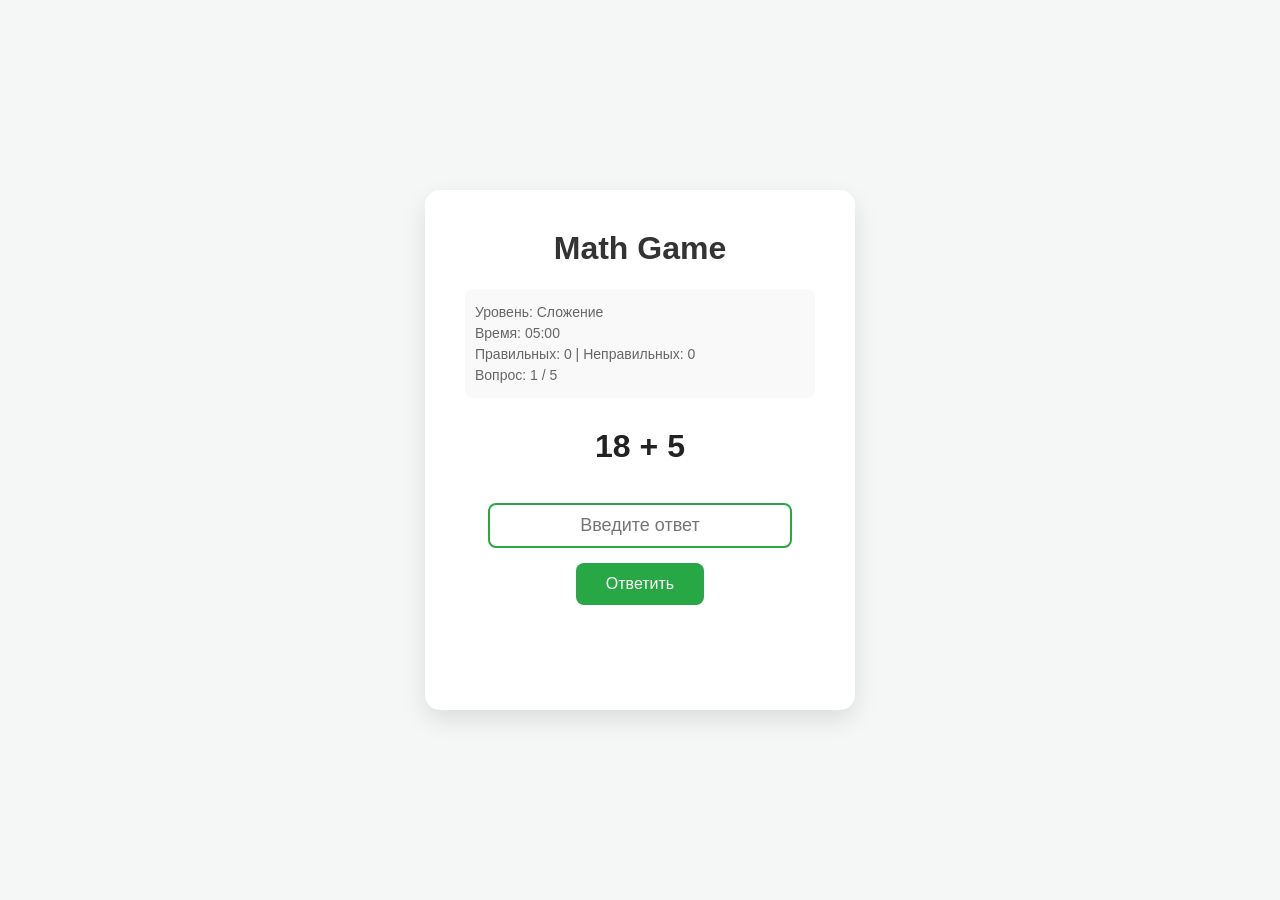
<file: JS-Домашние задания/game.html>
<!-- 

  Проект выполнен в одном файле game.html и использует HTML, CSS и JavaScript.

  1. Структура и интерфейс:
     - HTML размечает карточку игры: блок со статистикой (уровень, таймер, счет), поле для вопроса, инпут для ответа и кнопки.
     - CSS делает интерфейс современным (тени, скругления, центрирование).

  2. Логика игры (JavaScript):
     - Состояние игры (State): хранится в переменных (currentLevel, correctCount, questionCount, timeLeft).
     - Генерация вопросов: функция generateQuestion() создает примеры в зависимости от уровня (1 - сложение, 2 - умножение, 3 - деление). 
       Для защиты от повторов используется коллекция Set (usedQuestions).
     - Проверка ответов: функция checkAnswer() сравнивает ввод пользователя с правильным ответом и обновляет счетчики.
     - Условие перехода: на каждом уровне ровно 5 вопросов. Чтобы пройти дальше, нужно ответить правильно минимум на 4 из них. Это проверяется в функции checkLevelEnd().
     - Таймер: функция startTimer() использует setInterval для отсчета 5 минут. Если время вышло, игра заканчивается.
     - Перезапуск: кнопка "Начать заново" (restartGame) сбрасывает счетчики и таймер, но НЕ сбрасывает текущий уровень (currentLevel), позволяя переиграть именно тот уровень, где была допущена ошибка.
     - Конец игры: если пользователь набирает меньше 4 правильных ответов, игра останавливается и выводит сообщение о поражении.
-->

<!DOCTYPE html>
<html lang="ru">
<head>
    <meta charset="UTF-8">
    <meta name="viewport" content="width=device-width, initial-scale=1.0">
    <title>Math Game</title>
    <style>
        body {
            font-family: 'Segoe UI', Tahoma, Geneva, Verdana, sans-serif;
            background-color: #f4f7f6;
            display: flex;
            justify-content: center;
            align-items: center;
            height: 100vh;
            margin: 0;
        }
        .game-container {
            background: white;
            padding: 40px;
            border-radius: 15px;
            box-shadow: 0 10px 25px rgba(0,0,0,0.1);
            text-align: center;
            width: 350px;
        }
        h1 {
            margin-top: 0;
            color: #333;
        }
        .stats {
            margin: 15px 0;
            font-size: 14px;
            color: #666;
            text-align: left;
            background: #f9f9f9;
            padding: 10px;
            border-radius: 8px;
        }
        .stats p {
            margin: 5px 0;
        }
        .question-area {
            font-size: 32px;
            font-weight: bold;
            margin: 30px 0;
            color: #222;
            min-height: 45px;
        }
        input[type="text"] {
            width: 80%;
            padding: 10px;
            font-size: 18px;
            border: 2px solid #ccc;
            border-radius: 8px;
            outline: none;
            text-align: center;
            margin-bottom: 15px;
        }
        input[type="text"]:focus {
            border-color: #28a745;
        }
        button {
            background-color: #28a745;
            color: white;
            border: none;
            padding: 12px 30px;
            font-size: 16px;
            border-radius: 8px;
            cursor: pointer;
            transition: background 0.3s;
        }
        button:hover {
            background-color: #218838;
        }
        button:disabled {
            background-color: #ccc;
            cursor: not-allowed;
        }
        .feedback {
            margin-top: 20px;
            font-weight: bold;
            font-size: 18px;
            min-height: 25px;
        }
        .correct-text { color: #28a745; }
        .incorrect-text { color: #dc3545; }
        .controls {
            margin-top: 20px;
        }
        #restart-btn {
            background-color: #007bff;
            display: none;
        }
        #next-level-btn {
            background-color: #ffc107;
            color: #212529;
            display: none;
            margin-top: 10px;
        }
    </style>
</head>
<body>

    <div class="game-container">
        <h1>Math Game</h1>
        
        <div class="stats">
            <p>Уровень: <span id="level-name">Сложение</span></p>
            <p>Время: <span id="timer">05:00</span></p>
            <p>Правильных: <span id="correct-count">0</span> | Неправильных: <span id="incorrect-count">0</span></p>
            <p>Вопрос: <span id="question-counter">1</span> / 5</p>
        </div>

        <div class="question-area" id="question">Загрузка...</div>
        
        <input type="text" id="answer-input" placeholder="Введите ответ" autocomplete="off">
        <br>
        <button id="submit-btn">Ответить</button>
        
        <div class="feedback" id="feedback"></div>

        <div class="controls">
            <button id="next-level-btn">Следующий уровень</button>
            <button id="restart-btn">Начать заново</button>
        </div>
    </div>

    <script>
        let currentLevel = 1;
        let questionCount = 1;
        let correctCount = 0;
        let incorrectCount = 0;
        let currentAnswer = null;
        let usedQuestions = new Set();
        let timeLeft = 300;
        let timerInterval;

        const levelNames = { 
            1: 'Сложение', 
            2: 'Умножение', 
            3: 'Деление'
        };

        const elLevel = document.getElementById('level-name');
        const elTimer = document.getElementById('timer');
        const elCorrect = document.getElementById('correct-count');
        const elIncorrect = document.getElementById('incorrect-count');
        const elQuestionCounter = document.getElementById('question-counter');
        const elQuestion = document.getElementById('question');
        const elInput = document.getElementById('answer-input');
        const elSubmit = document.getElementById('submit-btn');
        const elFeedback = document.getElementById('feedback');
        const elNextBtn = document.getElementById('next-level-btn');
        const elRestartBtn = document.getElementById('restart-btn');

        function startTimer() {
            clearInterval(timerInterval);
            timeLeft = 300;
            updateTimerDisplay();
            timerInterval = setInterval(() => {
                timeLeft--;
                updateTimerDisplay();
                if (timeLeft <= 0) {
                    clearInterval(timerInterval);
                    gameOver("Время вышло!");
                }
            }, 1000);
        }

        function updateTimerDisplay() {
            let minutes = Math.floor(timeLeft / 60);
            let seconds = timeLeft % 60;
            elTimer.textContent = `${minutes.toString().padStart(2, '0')}:${seconds.toString().padStart(2, '0')}`;
        }

        function generateQuestion() {
            let a, b, text, answer;

            if (currentLevel === 1) {
                a = Math.floor(Math.random() * 20) + 1;
                b = Math.floor(Math.random() * 20) + 1;
                answer = a + b;
                text = `${a} + ${b}`;
            } 
            else if (currentLevel === 2) {
                a = Math.floor(Math.random() * 9) + 2;
                b = Math.floor(Math.random() * 9) + 2;
                answer = a * b;
                text = `${a} * ${b}`;
            } 
            else if (currentLevel === 3) {
                b = Math.floor(Math.random() * 9) + 2;
                answer = Math.floor(Math.random() * 9) + 2;
                a = b * answer;
                text = `${a} / ${b}`;
            }

            if (usedQuestions.has(text)) {
                return generateQuestion();
            }
            usedQuestions.add(text);

            currentAnswer = answer.toString();
            elQuestion.textContent = text;
        }

        function checkAnswer() {
            const userAnswer = elInput.value.trim();
            if (userAnswer === '') return;

            elSubmit.disabled = true;
            elInput.disabled = true;

            if (userAnswer === currentAnswer) {
                correctCount++;
                elCorrect.textContent = correctCount;
                elFeedback.textContent = "Верно!";
                elFeedback.className = "feedback correct-text";
            } else {
                incorrectCount++;
                elIncorrect.textContent = incorrectCount;
                elFeedback.textContent = `Ошибка! Правильный ответ: ${currentAnswer}`;
                elFeedback.className = "feedback incorrect-text";
            }

            if (questionCount >= 5) {
                clearInterval(timerInterval);
                checkLevelEnd();
            } else {
                questionCount++;
                elQuestionCounter.textContent = questionCount;
                setTimeout(() => {
                    elFeedback.textContent = "";
                    elInput.value = "";
                    elInput.disabled = false;
                    elSubmit.disabled = false;
                    elInput.focus();
                    generateQuestion();
                }, 1500);
            }
        }

        function checkLevelEnd() {
            // ИЗМЕНЕНИЕ: Теперь для перехода нужно минимум 4 правильных ответа
            if (correctCount >= 4) {
                if (currentLevel === 3) {
                    gameOver("Поздравляем! Вы прошли игру полностью!", true);
                } else {
                    elFeedback.textContent = "Уровень пройден!";
                    elFeedback.className = "feedback correct-text";
                    elNextBtn.style.display = "inline-block";
                }
            } else {
                // ИЗМЕНЕНИЕ: Текст ошибки тоже обновлен на "из 5 нужно 4"
                gameOver(`Вы ответили правильно только на ${correctCount} из 5. Нужно 4 для перехода.`, false);
            }
        }

        function gameOver(message, isWin = false) {
            elQuestion.textContent = "";
            elInput.style.display = "none";
            elSubmit.style.display = "none";
            elFeedback.textContent = message;
            elFeedback.className = isWin ? "feedback correct-text" : "feedback incorrect-text";
            elRestartBtn.style.display = "inline-block";
            elNextBtn.style.display = "none";
        }

        function nextLevel() {
            currentLevel++;
            elLevel.textContent = levelNames[currentLevel];
            
            questionCount = 1;
            correctCount = 0;
            incorrectCount = 0;
            usedQuestions.clear();
            
            elQuestionCounter.textContent = questionCount;
            elCorrect.textContent = correctCount;
            elIncorrect.textContent = incorrectCount;
            
            elFeedback.textContent = "";
            elNextBtn.style.display = "none";
            elInput.style.display = "block";
            elSubmit.style.display = "inline-block";
            elInput.disabled = false;
            elSubmit.disabled = false;
            elInput.value = "";
            
            startTimer();
            generateQuestion();
            elInput.focus();
        }

        function restartGame() {
            elLevel.textContent = levelNames[currentLevel];
            
            questionCount = 1;
            correctCount = 0;
            incorrectCount = 0;
            usedQuestions.clear();
            
            elQuestionCounter.textContent = questionCount;
            elCorrect.textContent = correctCount;
            elIncorrect.textContent = incorrectCount;
            
            elFeedback.textContent = "";
            elRestartBtn.style.display = "none";
            elNextBtn.style.display = "none";
            elInput.style.display = "block";
            elSubmit.style.display = "inline-block";
            elInput.disabled = false;
            elSubmit.disabled = false;
            elInput.value = "";
            
            startTimer();
            generateQuestion();
            elInput.focus();
        }

        elSubmit.addEventListener('click', checkAnswer);
        elInput.addEventListener('keypress', (e) => {
            if (e.key === 'Enter') checkAnswer();
        });
        elNextBtn.addEventListener('click', nextLevel);
        elRestartBtn.addEventListener('click', restartGame);

        window.onload = () => {
            startTimer();
            generateQuestion();
            elInput.focus();
        };
    </script>
</body>
</html>
</file>
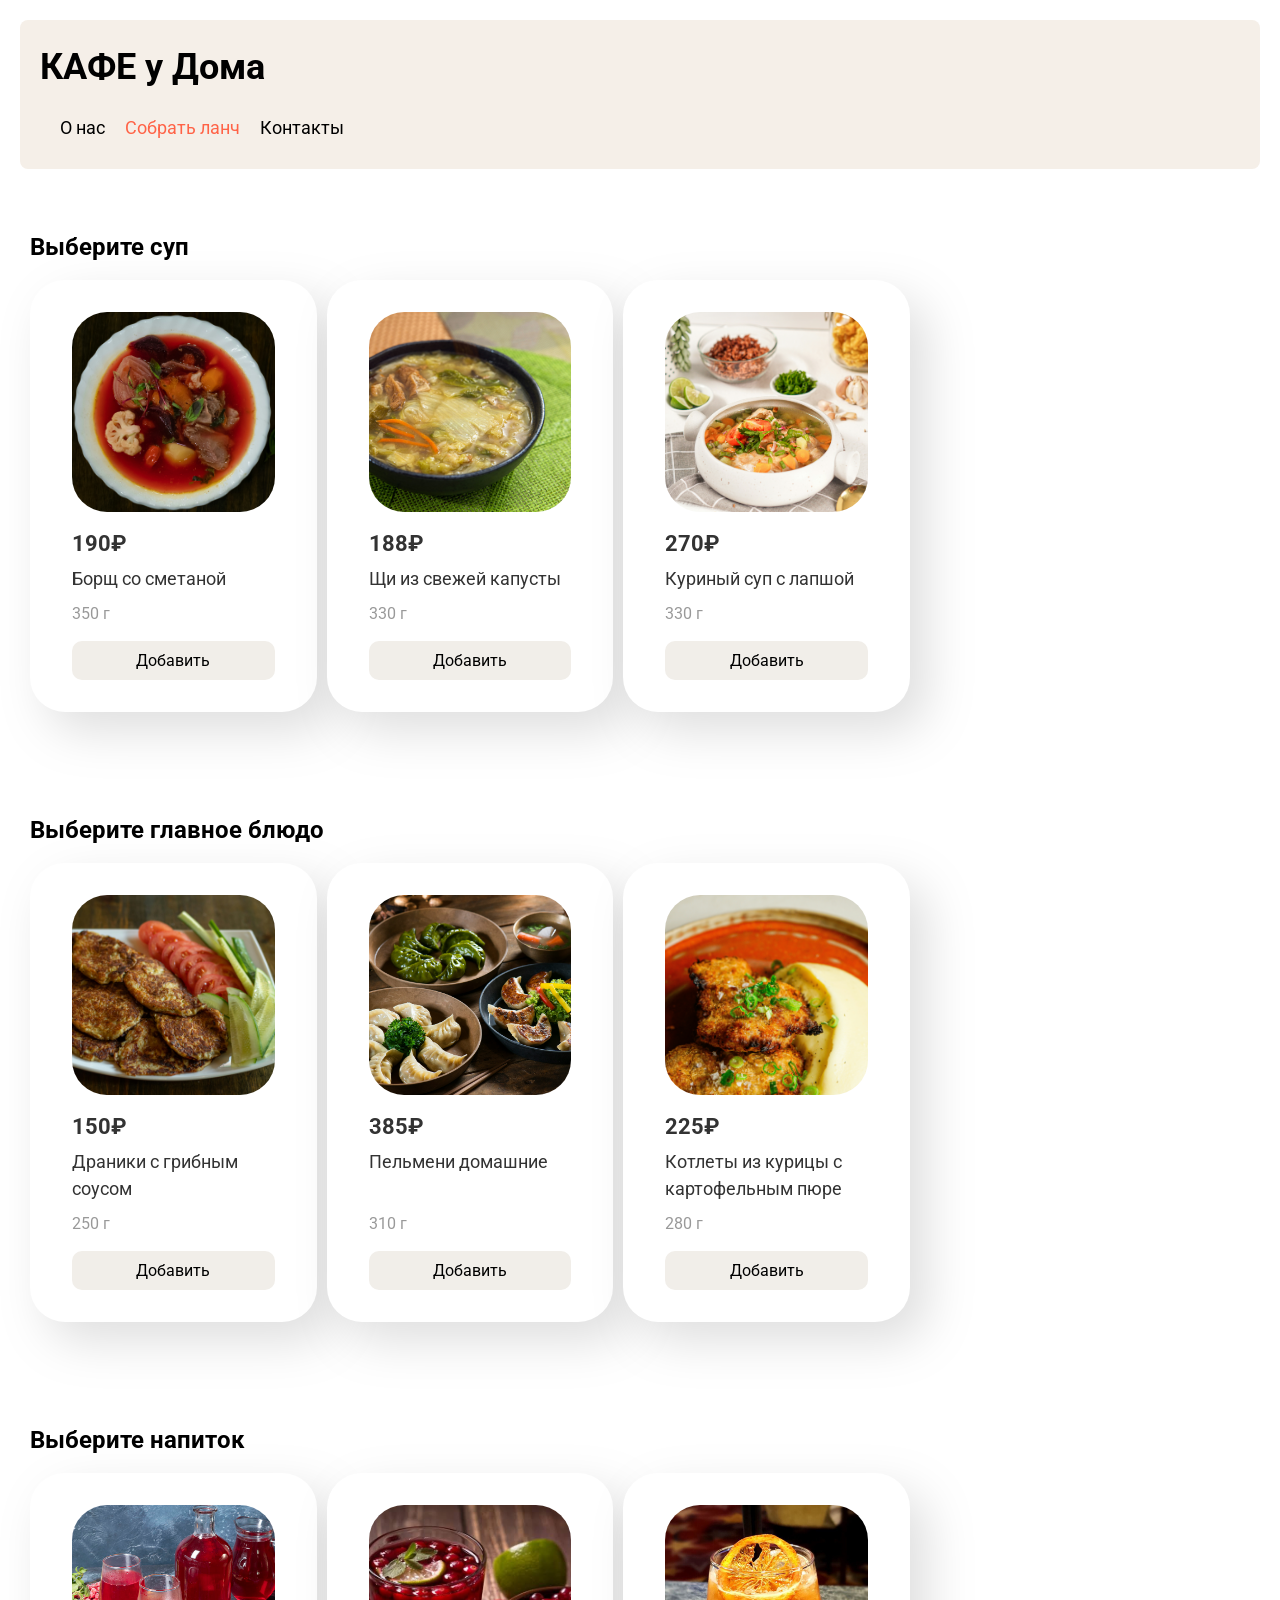
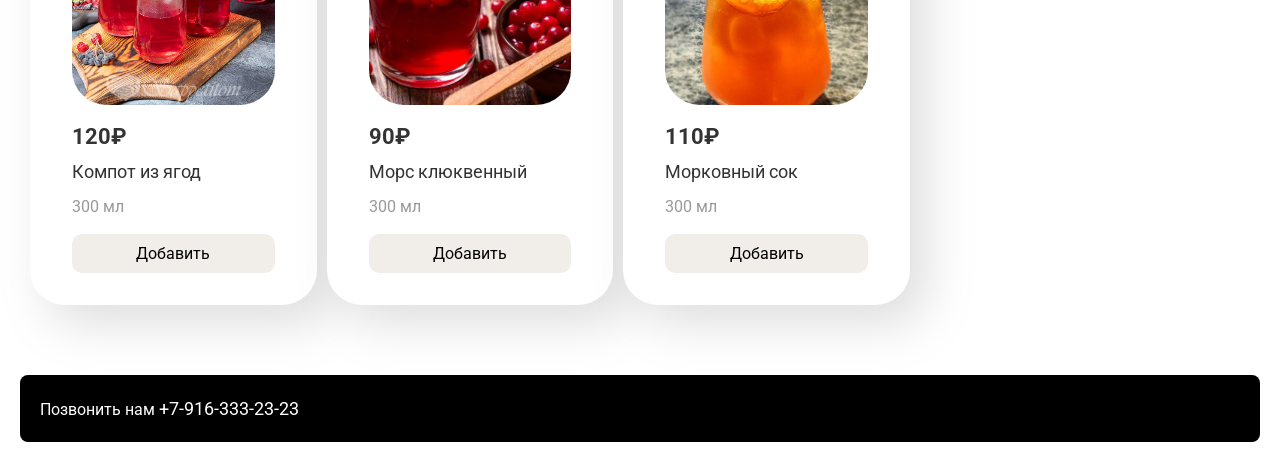
<file: LR1/menu.html>
<!DOCTYPE html>
<html lang="ru">
<head>
    <meta charset="UTF-8">
    <meta name="viewport" content="width=device-width, initial-scale=1.0">
    
    <link rel="preconnect" href="https://fonts.googleapis.com">
    <link rel="preconnect" href="https://fonts.gstatic.com" crossorigin>
    <link href="https://fonts.googleapis.com/css2?family=Roboto:wght@400;700&display=swap" rel="stylesheet">
    
    <link rel="stylesheet" href="style.css">
    <link rel="stylesheet" href="menu.css">
    
    <title>Собрать ланч — КАФЕ у Дома</title>
</head>
<body>

    <header>
        <h1>КАФЕ у Дома</h1>
        <nav>
            <ul>
                <li><a href="index.html">О нас</a></li>
                <li><a href="menu.html" class="active">Собрать ланч</a></li>
                <li><a href="index.html#contacts">Контакты</a></li>
            </ul>
        </nav>
    </header>

    <main>
        <!-- Супы -->
        <section class="menu-section">
            <h2>Выберите суп</h2>
            <div class="dishes">
                <div class="dish">
                    <img src="img/soup-1.jpg" alt="Борщ со сметаной">
                    <p class="price">190₽</p>
                    <p class="name">Борщ со сметаной</p>
                    <p class="weight">350 г</p>
                    <button>Добавить</button>
                </div>
                <div class="dish">
                    <img src="img/soup-2.jpg" alt="Щи из свежей капусты">
                    <p class="price">188₽</p>
                    <p class="name">Щи из свежей капусты</p>
                    <p class="weight">330 г</p>
                    <button>Добавить</button>
                </div>
                <div class="dish">
                    <img src="img/soup-3.jpg" alt="Куриный суп с лапшой">
                    <p class="price">270₽</p>
                    <p class="name">Куриный суп с лапшой</p>
                    <p class="weight">330 г</p>
                    <button>Добавить</button>
                </div>
            </div>
        </section>

        <!-- Главные блюда -->
        <section class="menu-section">
            <h2>Выберите главное блюдо</h2>
            <div class="dishes">
                <div class="dish">
                    <img src="img/main-1.jpg" alt="Драники с грибным соусом">
                    <p class="price">150₽</p>
                    <p class="name">Драники с грибным соусом</p>
                    <p class="weight">250 г</p>
                    <button>Добавить</button>
                </div>
                <div class="dish">
                    <img src="img/main-2.jpg" alt="Пельмени домашние">
                    <p class="price">385₽</p>
                    <p class="name">Пельмени домашние</p>
                    <p class="weight">310 г</p>
                    <button>Добавить</button>
                </div>
                <div class="dish">
                    <img src="img/main-3.jpg" alt="Котлеты с пюре">
                    <p class="price">225₽</p>
                    <p class="name">Котлеты из курицы с картофельным пюре</p>
                    <p class="weight">280 г</p>
                    <button>Добавить</button>
                </div>
            </div>
        </section>

        <!-- Напитки -->
        <section class="menu-section">
            <h2>Выберите напиток</h2>
            <div class="dishes">
                <div class="dish">
                    <img src="img/drink-1.jpg" alt="Компот из ягод">
                    <p class="price">120₽</p>
                    <p class="name">Компот из ягод</p>
                    <p class="weight">300 мл</p>
                    <button>Добавить</button>
                </div>
                <div class="dish">
                    <img src="img/drink-2.jpg" alt="Морс клюквенный">
                    <p class="price">90₽</p>
                    <p class="name">Морс клюквенный</p>
                    <p class="weight">300 мл</p>
                    <button>Добавить</button>
                </div>
                <div class="dish">
                    <img src="img/drink-3.jpg" alt="Морковный сок">
                    <p class="price">110₽</p>
                    <p class="name">Морковный сок</p>
                    <p class="weight">300 мл</p>
                    <button>Добавить</button>
                </div>
            </div>
        </section>
    </main>

    <footer id="contacts">
        <p>Позвонить нам <a href="tel:+79163332323">+7-916-333-23-23</a></p>
    </footer>

</body>
</html>
</file>
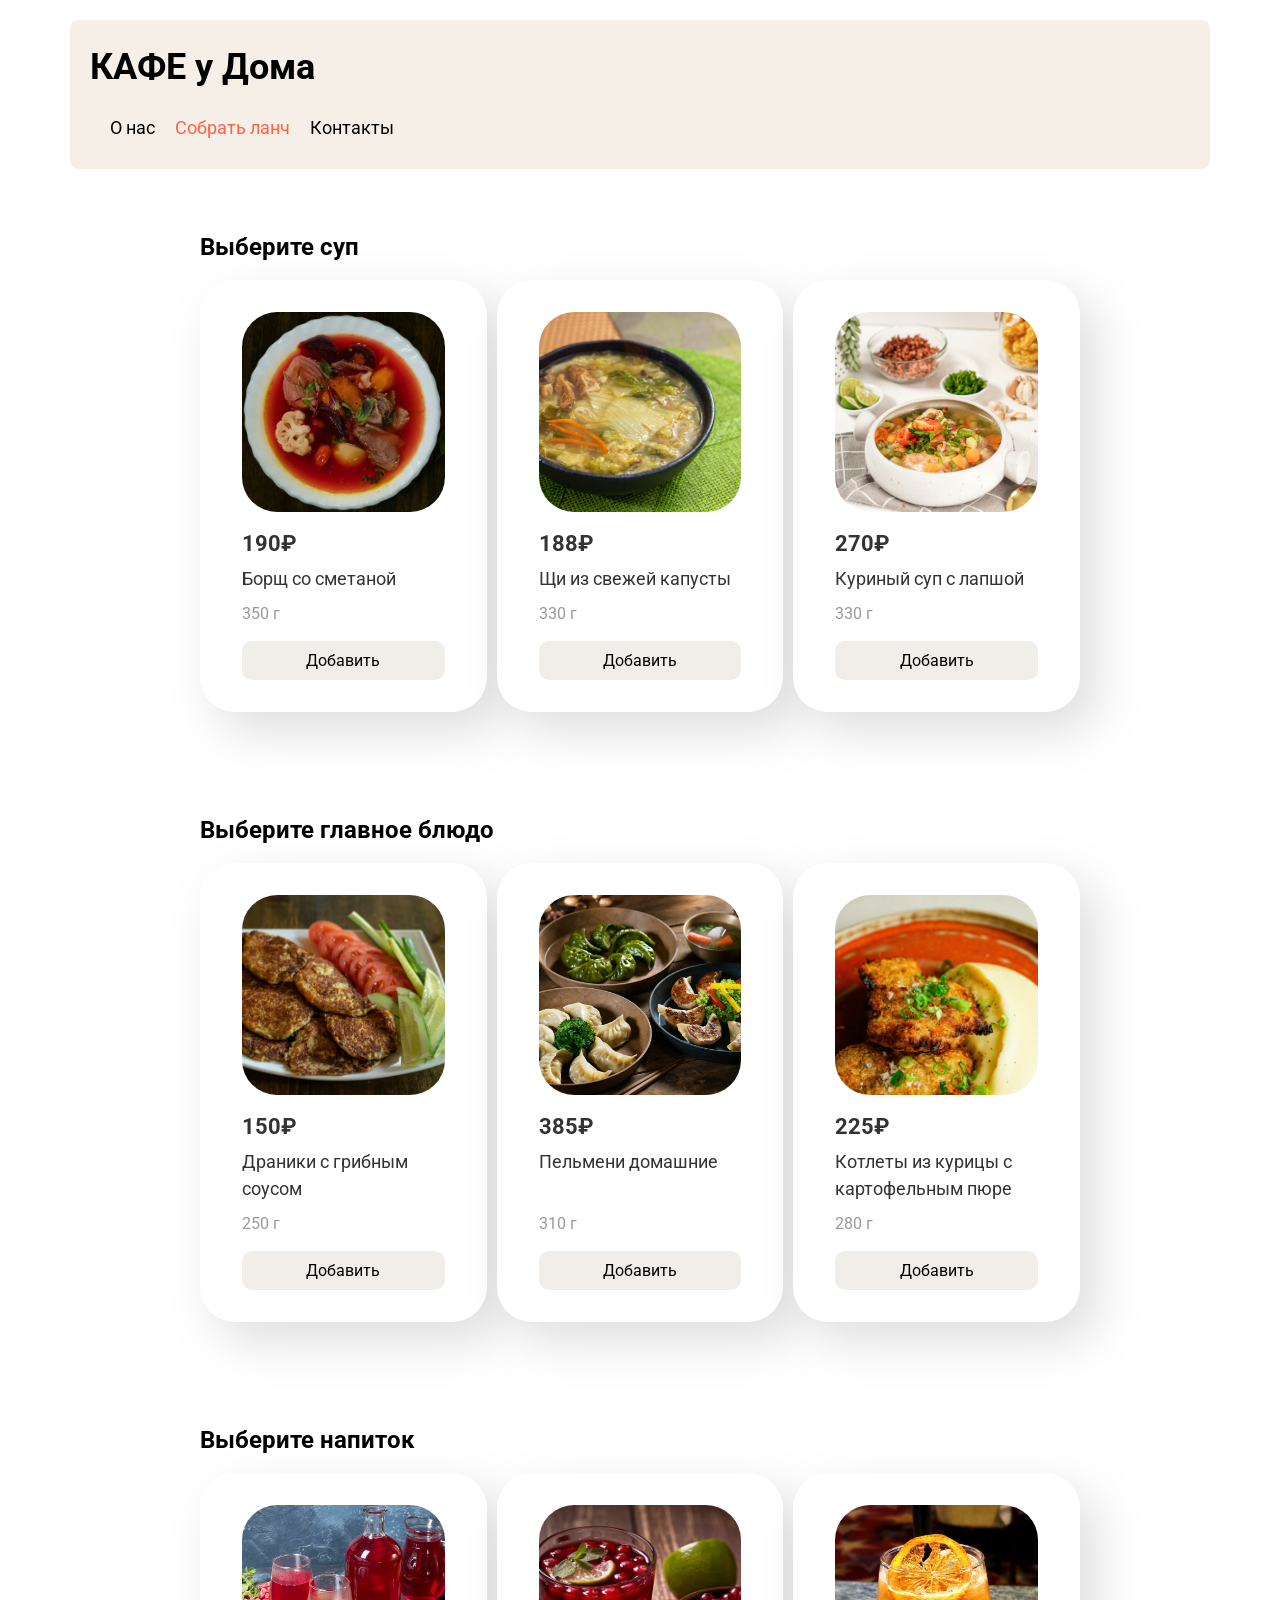
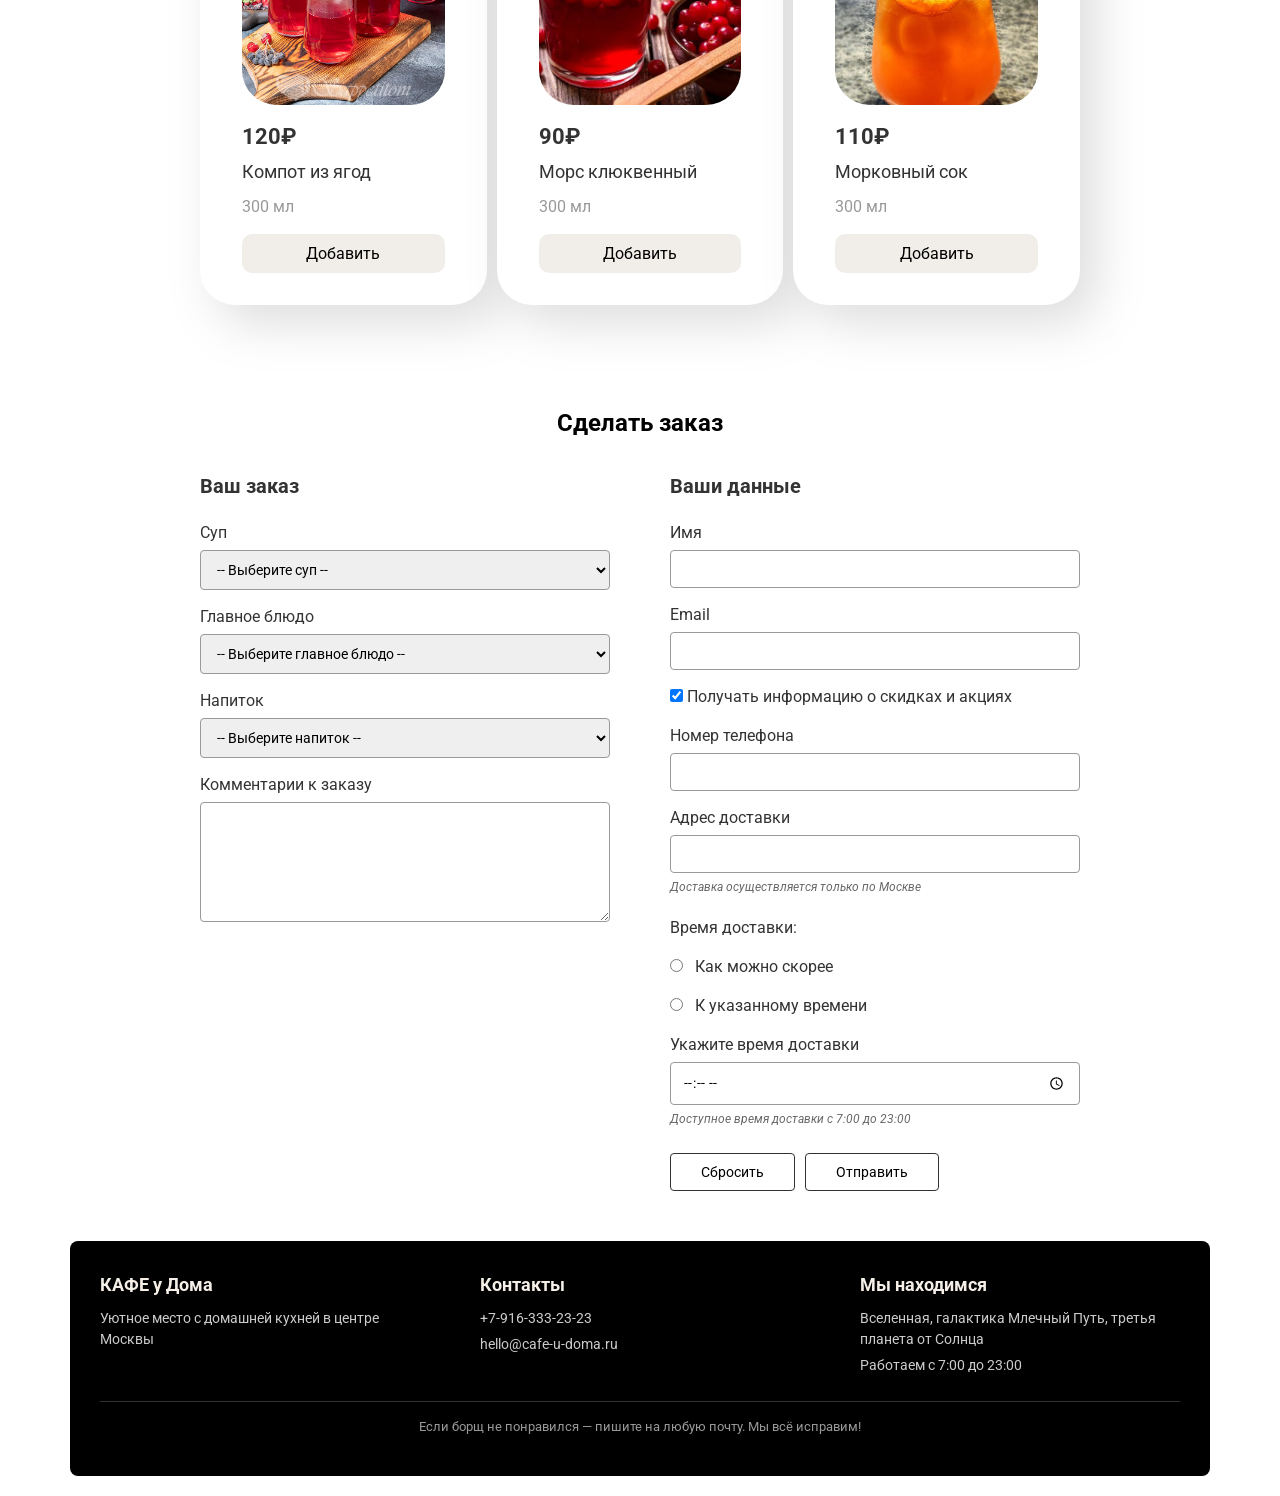
<file: LR3/menu.html>
<!DOCTYPE html>
<html lang="ru">
<head>
    <meta charset="UTF-8">
    <meta name="viewport" content="width=device-width, initial-scale=1.0">
    
    <link rel="preconnect" href="https://fonts.googleapis.com">
    <link rel="preconnect" href="https://fonts.gstatic.com" crossorigin>
    <link href="https://fonts.googleapis.com/css2?family=Roboto:wght@400;700&display=swap" rel="stylesheet">
    
    <link rel="stylesheet" href="style.css">
    <link rel="stylesheet" href="menu.css">
    
    <title>Собрать ланч — КАФЕ у Дома</title>
</head>
<body>

    <header>
        <h1>КАФЕ у Дома</h1>
        <nav>
            <ul>
                <li><a href="index.html">О нас</a></li>
                <li><a href="menu.html" class="active">Собрать ланч</a></li>
                <li><a href="index.html#contacts">Контакты</a></li>
            </ul>
        </nav>
    </header>

    <main>
        <section class="menu-section">
            <h2>Выберите суп</h2>
            <div class="dishes">
                <div class="dish">
                    <img src="img/soup-1.jpg" alt="Борщ со сметаной">
                    <p class="price">190₽</p>
                    <p class="name">Борщ со сметаной</p>
                    <p class="weight">350 г</p>
                    <button>Добавить</button>
                </div>
                <div class="dish">
                    <img src="img/soup-2.jpg" alt="Щи из свежей капусты">
                    <p class="price">188₽</p>
                    <p class="name">Щи из свежей капусты</p>
                    <p class="weight">330 г</p>
                    <button>Добавить</button>
                </div>
                <div class="dish">
                    <img src="img/soup-3.jpg" alt="Куриный суп с лапшой">
                    <p class="price">270₽</p>
                    <p class="name">Куриный суп с лапшой</p>
                    <p class="weight">330 г</p>
                    <button>Добавить</button>
                </div>
            </div>
        </section>

        <section class="menu-section">
            <h2>Выберите главное блюдо</h2>
            <div class="dishes">
                <div class="dish">
                    <img src="img/main-1.jpg" alt="Драники с грибным соусом">
                    <p class="price">150₽</p>
                    <p class="name">Драники с грибным соусом</p>
                    <p class="weight">250 г</p>
                    <button>Добавить</button>
                </div>
                <div class="dish">
                    <img src="img/main-2.jpg" alt="Пельмени домашние">
                    <p class="price">385₽</p>
                    <p class="name">Пельмени домашние</p>
                    <p class="weight">310 г</p>
                    <button>Добавить</button>
                </div>
                <div class="dish">
                    <img src="img/main-3.jpg" alt="Котлеты с пюре">
                    <p class="price">225₽</p>
                    <p class="name">Котлеты из курицы с картофельным пюре</p>
                    <p class="weight">280 г</p>
                    <button>Добавить</button>
                </div>
            </div>
        </section>

        <section class="menu-section">
            <h2>Выберите напиток</h2>
            <div class="dishes">
                <div class="dish">
                    <img src="img/drink-1.jpg" alt="Компот из ягод">
                    <p class="price">120₽</p>
                    <p class="name">Компот из ягод</p>
                    <p class="weight">300 мл</p>
                    <button>Добавить</button>
                </div>
                <div class="dish">
                    <img src="img/drink-2.jpg" alt="Морс клюквенный">
                    <p class="price">90₽</p>
                    <p class="name">Морс клюквенный</p>
                    <p class="weight">300 мл</p>
                    <button>Добавить</button>
                </div>
                <div class="dish">
                    <img src="img/drink-3.jpg" alt="Морковный сок">
                    <p class="price">110₽</p>
                    <p class="name">Морковный сок</p>
                    <p class="weight">300 мл</p>
                    <button>Добавить</button>
                </div>
            </div>
        </section>

        <section class="order-form">
            <h2>Сделать заказ</h2>
            <form action="https://httpbin.org/post" method="post">
                <div class="form-columns">
                    <div class="form-block">
                        <h3>Ваш заказ</h3>

                        <label for="soup">Суп</label>
                        <select id="soup" name="soup" required>
                            <option value="" disabled selected>-- Выберите суп --</option>
                            <option value="borsch">Борщ со сметаной</option>
                            <option value="shi">Щи из свежей капусты</option>
                            <option value="chicken-soup">Куриный суп с лапшой</option>
                        </select>

                        <label for="main-dish">Главное блюдо</label>
                        <select id="main-dish" name="main" required>
                            <option value="" disabled selected>-- Выберите главное блюдо --</option>
                            <option value="draniki">Драники с грибным соусом</option>
                            <option value="pelmeni">Пельмени домашние</option>
                            <option value="kotlety">Котлеты из курицы с пюре</option>
                        </select>

                        <label for="drink">Напиток</label>
                        <select id="drink" name="drink" required>
                            <option value="" disabled selected>-- Выберите напиток --</option>
                            <option value="kompot">Компот из ягод</option>
                            <option value="mors">Морс клюквенный</option>
                            <option value="carrot-juice">Морковный сок</option>
                        </select>

                        <label for="comment">Комментарии к заказу</label>
                        <textarea id="comment" name="comment"></textarea>
                    </div>

                    <div class="form-block">
                        <h3>Ваши данные</h3>

                        <label for="name">Имя</label>
                        <input type="text" id="name" name="name" required>

                        <label for="email">Email</label>
                        <input type="email" id="email" name="email" required>

                        <label class="checkbox-label">
                            <input type="checkbox" name="subscribe" checked>
                            Получать информацию о скидках и акциях
                        </label>

                        <label for="phone">Номер телефона</label>
                        <input type="tel" id="phone" name="phone" required>

                        <label for="address">Адрес доставки</label>
                        <input type="text" id="address" name="address" required>
                        <p class="hint">Доставка осуществляется только по Москве</p>

                        <p class="radio-title">Время доставки:</p>
                        <label class="radio-item">
                            <input type="radio" name="delivery-time" value="asap" required>
                            Как можно скорее
                        </label>
                        <label class="radio-item">
                            <input type="radio" name="delivery-time" value="at-time" required>
                            К указанному времени
                        </label>

                        <label for="time">Укажите время доставки</label>
                        <input type="time" id="time" name="time" min="07:00" max="23:00" step="300">
                        <p class="hint">Доступное время доставки с 7:00 до 23:00</p>

                        <div class="form-buttons">
                            <button type="reset">Сбросить</button>
                            <button type="submit">Отправить</button>
                        </div>
                    </div>
                </div>
            </form>
        </section>
    </main>

    <footer id="contacts">
        <div class="footer-content">
            <div class="footer-block">
                <h3>КАФЕ у Дома</h3>
                <p>Уютное место с домашней кухней в центре Москвы</p>
            </div>
            <div class="footer-block">
                <h3>Контакты</h3>
                <p>+7-916-333-23-23</p>
                <p>hello@cafe-u-doma.ru</p>
            </div>
            <div class="footer-block">
                <h3>Мы находимся</h3>
                <p>Вселенная, галактика Млечный Путь, третья планета от Солнца</p>
                <p>Работаем с 7:00 до 23:00</p>
            </div>
        </div>
        <p class="footer-bottom">Если борщ не понравился — пишите на любую почту. Мы всё исправим!</p>
    </footer>

</body>
</html>
</file>
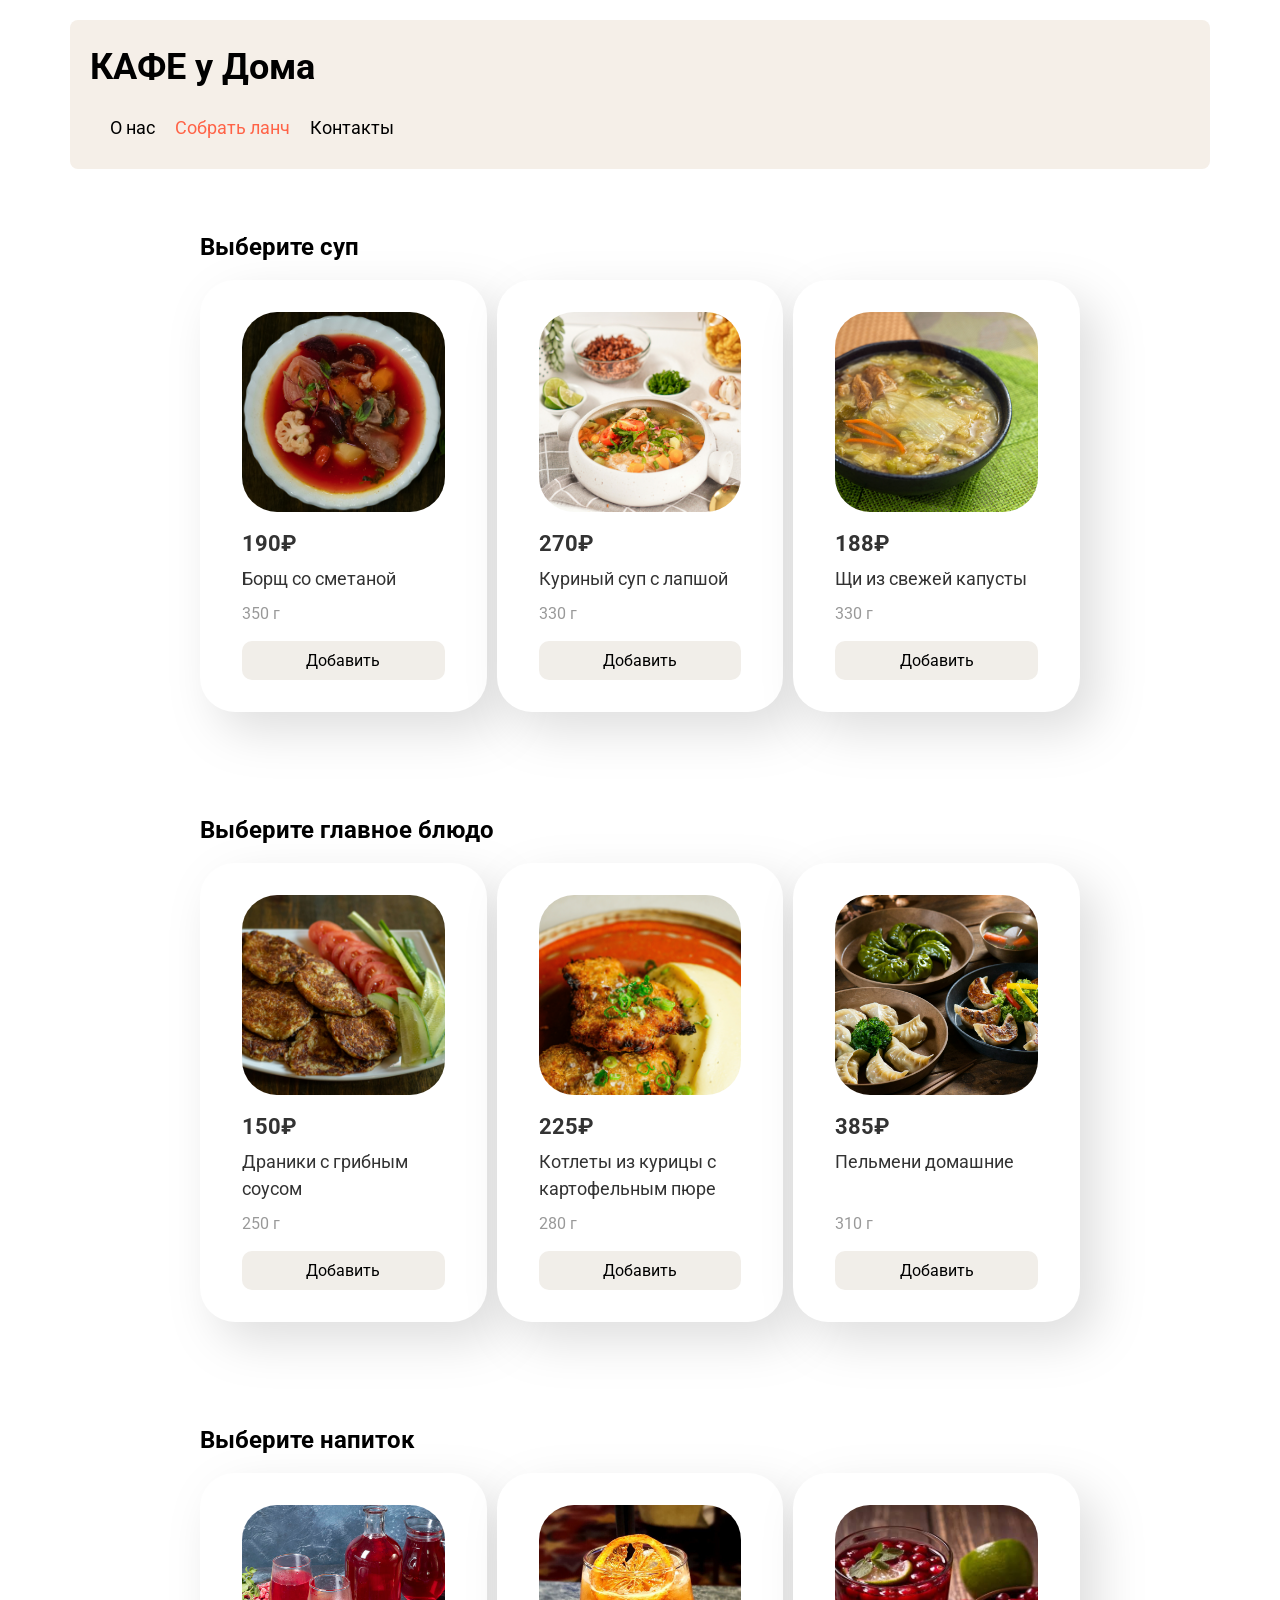
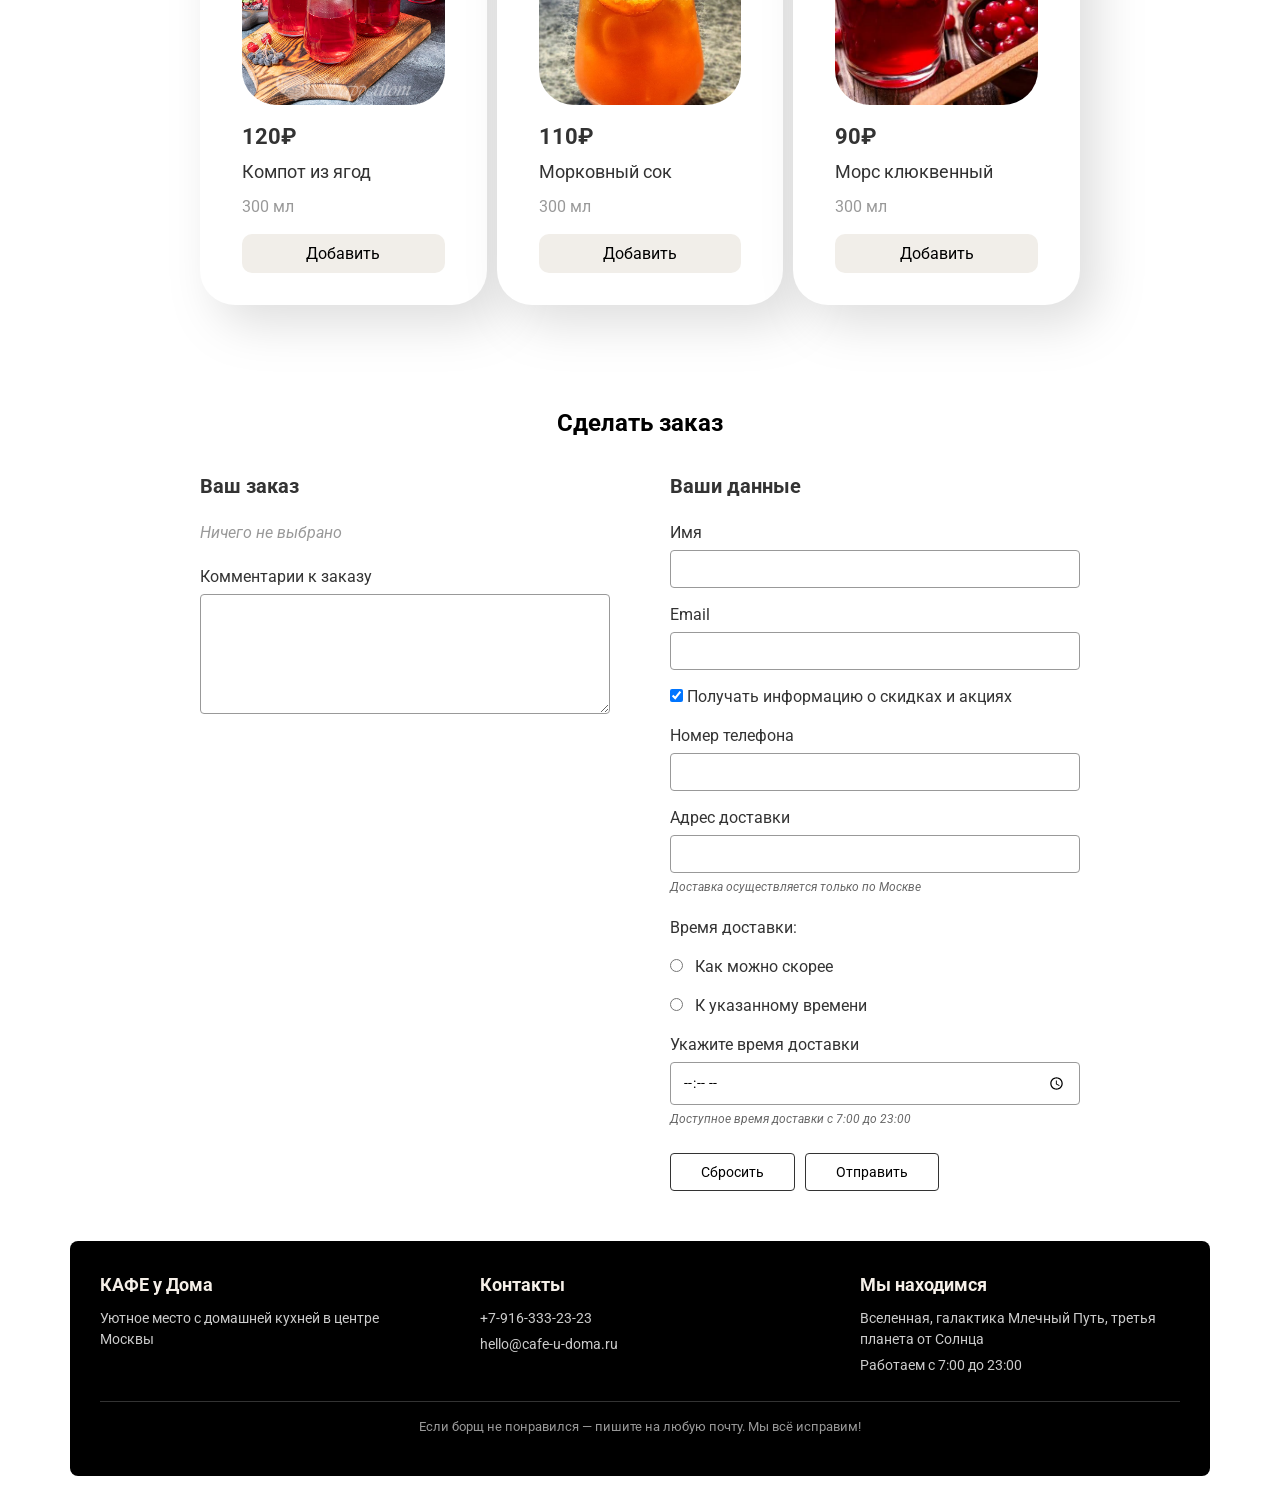
<file: LR4/menu.html>
<!DOCTYPE html>
<html lang="ru">
<head>
    <meta charset="UTF-8">
    <meta name="viewport" content="width=device-width, initial-scale=1.0">
    
    <link rel="preconnect" href="https://fonts.googleapis.com">
    <link rel="preconnect" href="https://fonts.gstatic.com" crossorigin>
    <link href="https://fonts.googleapis.com/css2?family=Roboto:wght@400;700&display=swap" rel="stylesheet">
    
    <link rel="stylesheet" href="style.css">
    <link rel="stylesheet" href="menu.css">
    
    <title>Собрать ланч — КАФЕ у Дома</title>
</head>
<body>

    <header>
        <h1>КАФЕ у Дома</h1>
        <nav>
            <ul>
                <li><a href="index.html">О нас</a></li>
                <li><a href="menu.html" class="active">Собрать ланч</a></li>
                <li><a href="index.html#contacts">Контакты</a></li>
            </ul>
        </nav>
    </header>

    <main>
        <section class="menu-section">
            <h2>Выберите суп</h2>
            <div class="dishes"></div>
        </section>

        <section class="menu-section">
            <h2>Выберите главное блюдо</h2>
            <div class="dishes"></div>
        </section>

        <section class="menu-section">
            <h2>Выберите напиток</h2>
            <div class="dishes"></div>
        </section>

        <section class="order-form">
            <h2>Сделать заказ</h2>
            <form action="https://httpbin.org/post" method="post">
                <div class="form-columns">
                    <div class="form-block">
                        <h3>Ваш заказ</h3>

                        <div class="order-content"></div>
                        <div class="order-total"></div>

                        <label for="comment">Комментарии к заказу</label>
                        <textarea id="comment" name="comment"></textarea>
                    </div>

                    <div class="form-block">
                        <h3>Ваши данные</h3>

                        <label for="name">Имя</label>
                        <input type="text" id="name" name="name" required>

                        <label for="email">Email</label>
                        <input type="email" id="email" name="email" required>

                        <label class="checkbox-label">
                            <input type="checkbox" name="subscribe" checked>
                            Получать информацию о скидках и акциях
                        </label>

                        <label for="phone">Номер телефона</label>
                        <input type="tel" id="phone" name="phone" required>

                        <label for="address">Адрес доставки</label>
                        <input type="text" id="address" name="address" required>
                        <p class="hint">Доставка осуществляется только по Москве</p>

                        <p class="radio-title">Время доставки:</p>
                        <label class="radio-item">
                            <input type="radio" name="delivery-time" value="asap" required>
                            Как можно скорее
                        </label>
                        <label class="radio-item">
                            <input type="radio" name="delivery-time" value="at-time" required>
                            К указанному времени
                        </label>

                        <label for="time">Укажите время доставки</label>
                        <input type="time" id="time" name="time" min="07:00" max="23:00" step="300">
                        <p class="hint">Доступное время доставки с 7:00 до 23:00</p>

                        <div class="form-buttons">
                            <button type="reset">Сбросить</button>
                            <button type="submit">Отправить</button>
                        </div>
                    </div>
                </div>
            </form>
        </section>
    </main>

    <footer id="contacts">
        <div class="footer-content">
            <div class="footer-block">
                <h3>КАФЕ у Дома</h3>
                <p>Уютное место с домашней кухней в центре Москвы</p>
            </div>
            <div class="footer-block">
                <h3>Контакты</h3>
                <p>+7-916-333-23-23</p>
                <p>hello@cafe-u-doma.ru</p>
            </div>
            <div class="footer-block">
                <h3>Мы находимся</h3>
                <p>Вселенная, галактика Млечный Путь, третья планета от Солнца</p>
                <p>Работаем с 7:00 до 23:00</p>
            </div>
        </div>
        <p class="footer-bottom">Если борщ не понравился — пишите на любую почту. Мы всё исправим!</p>
    </footer>

    <script src="dishes.js"></script>
    <script src="script.js"></script>
</body>
</html>
</file>
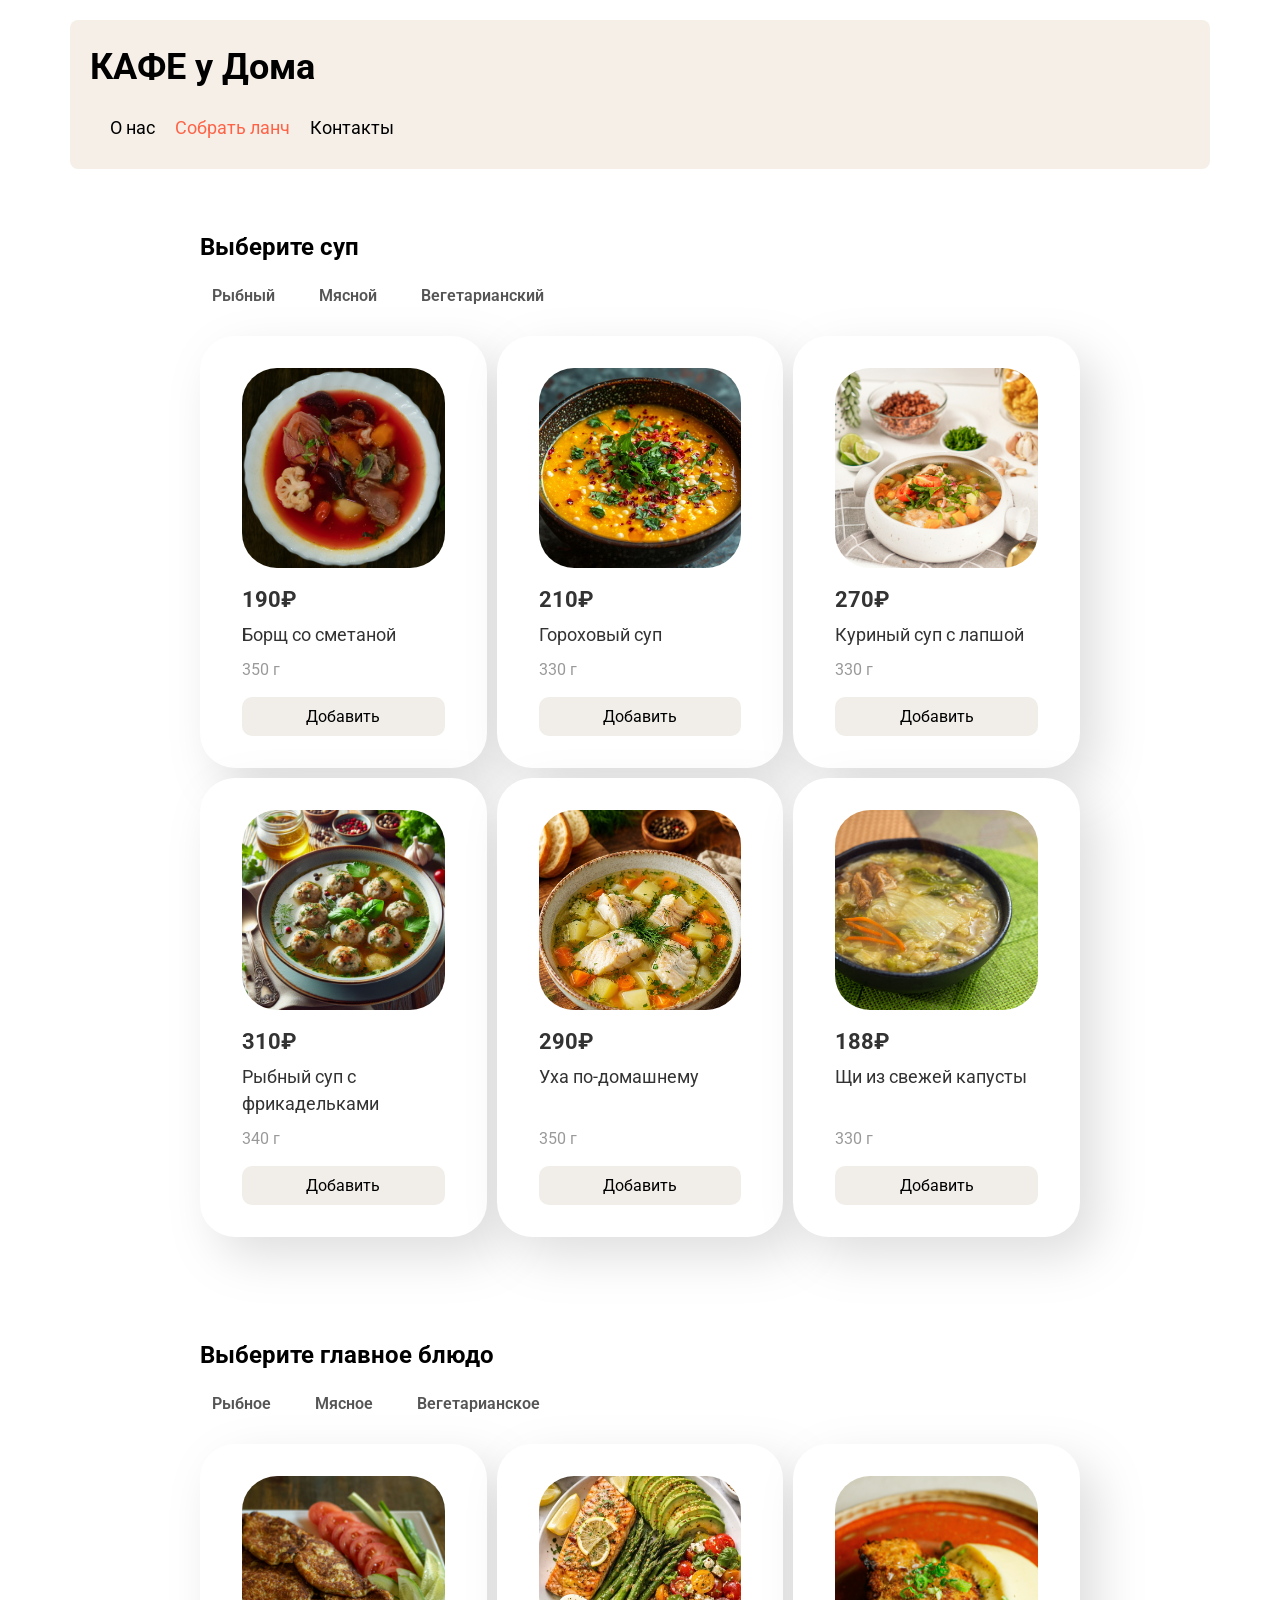
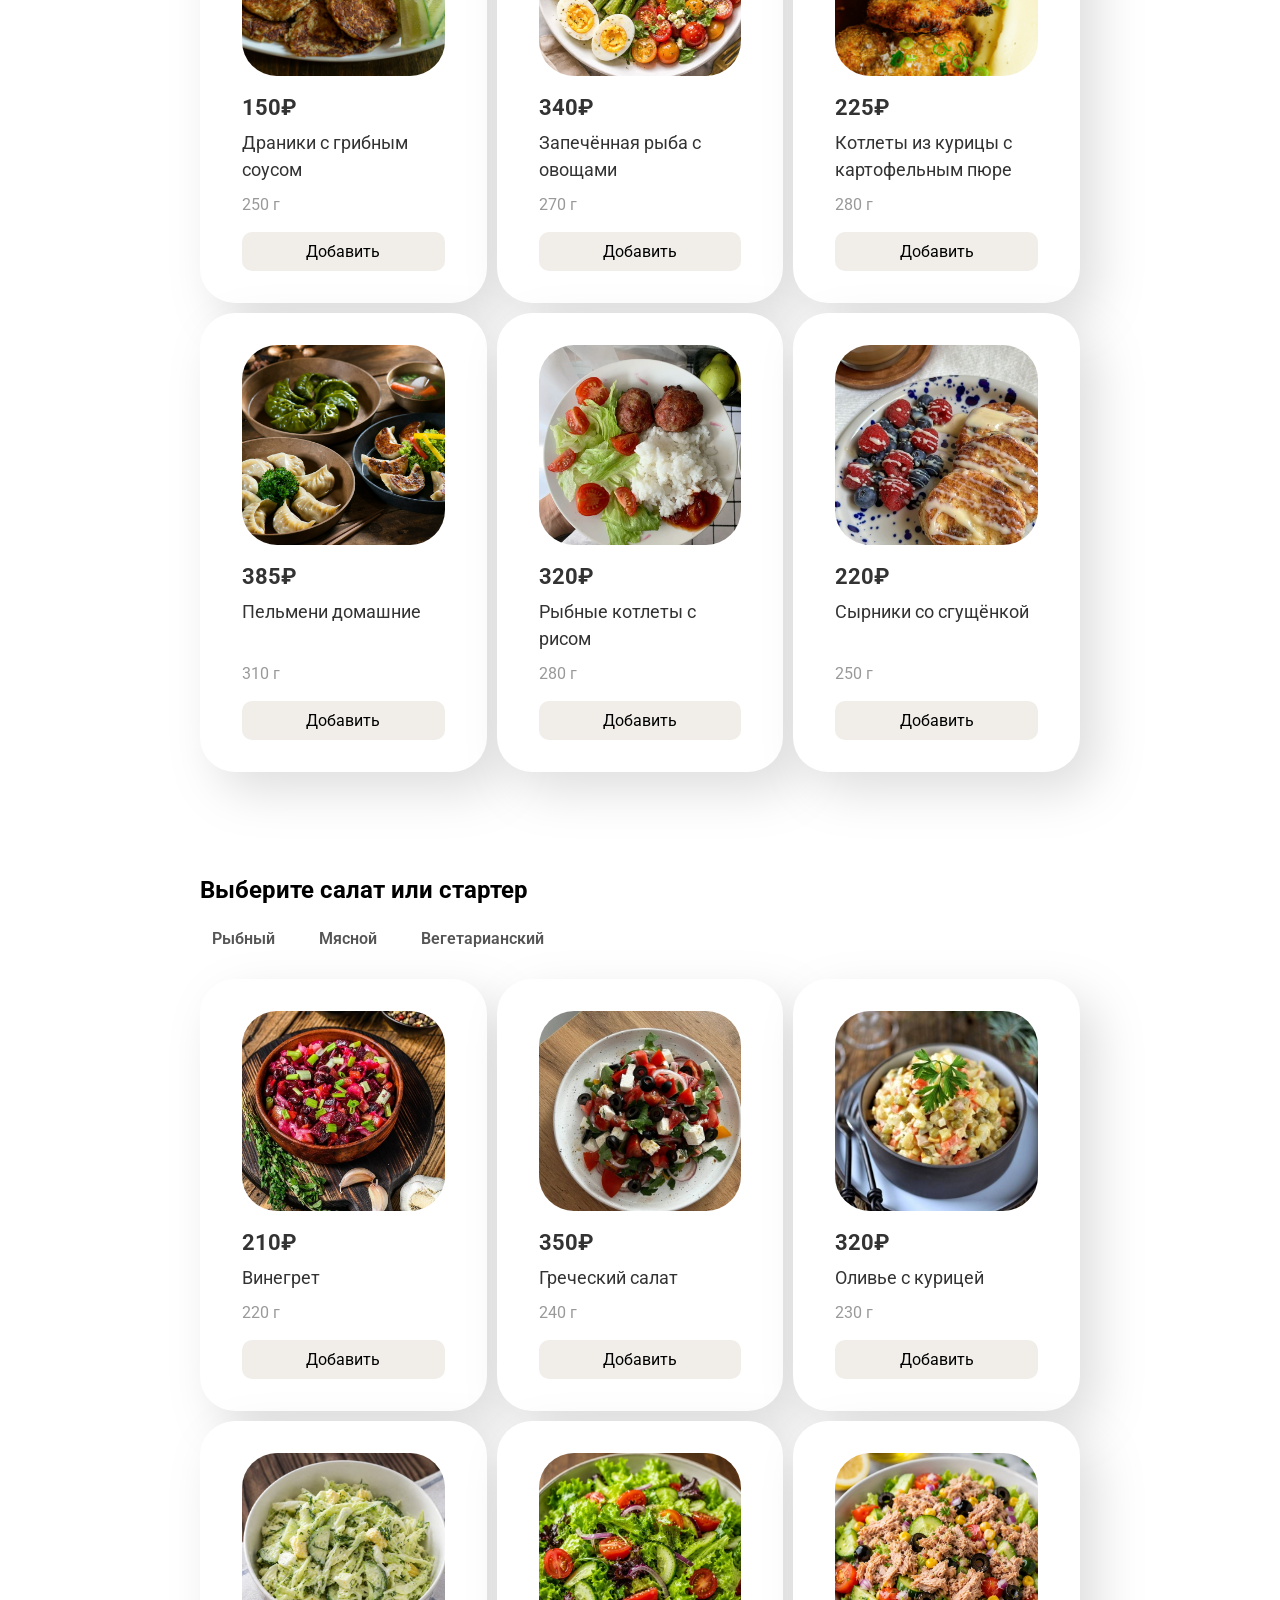
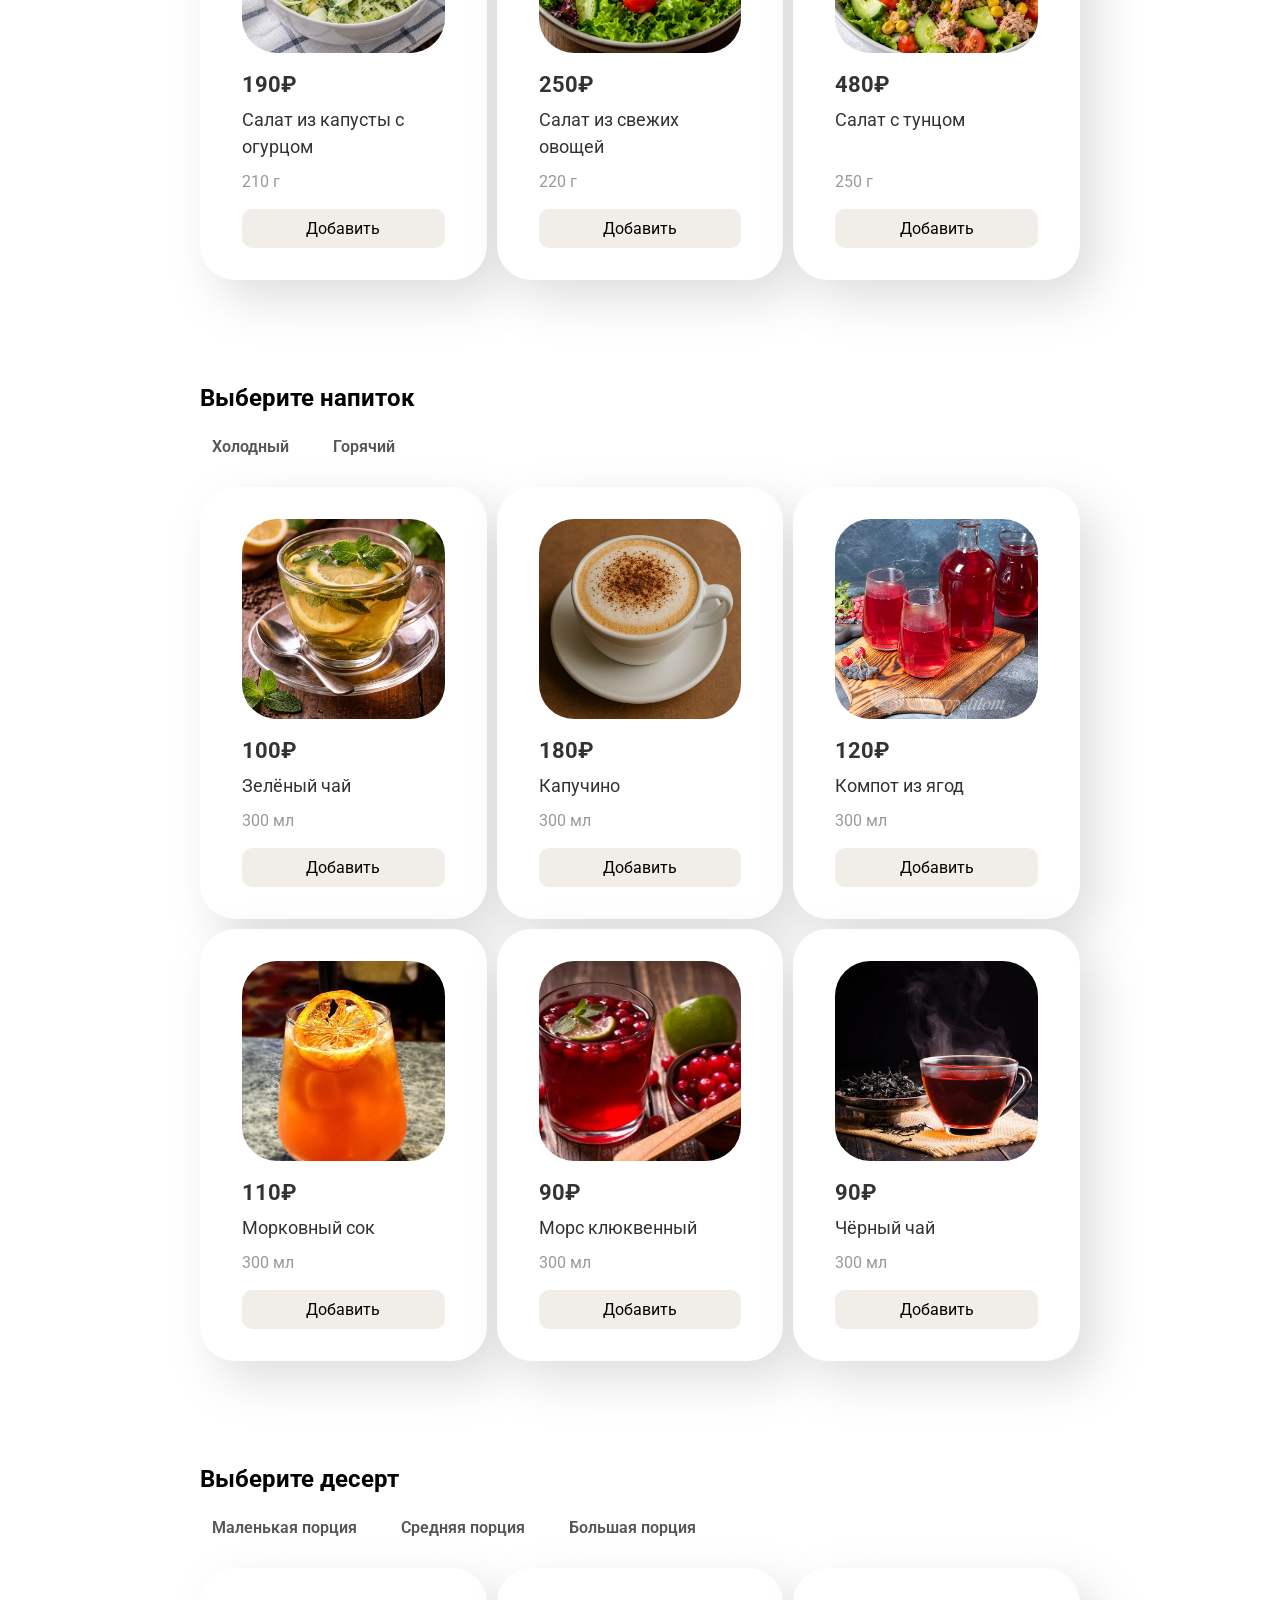
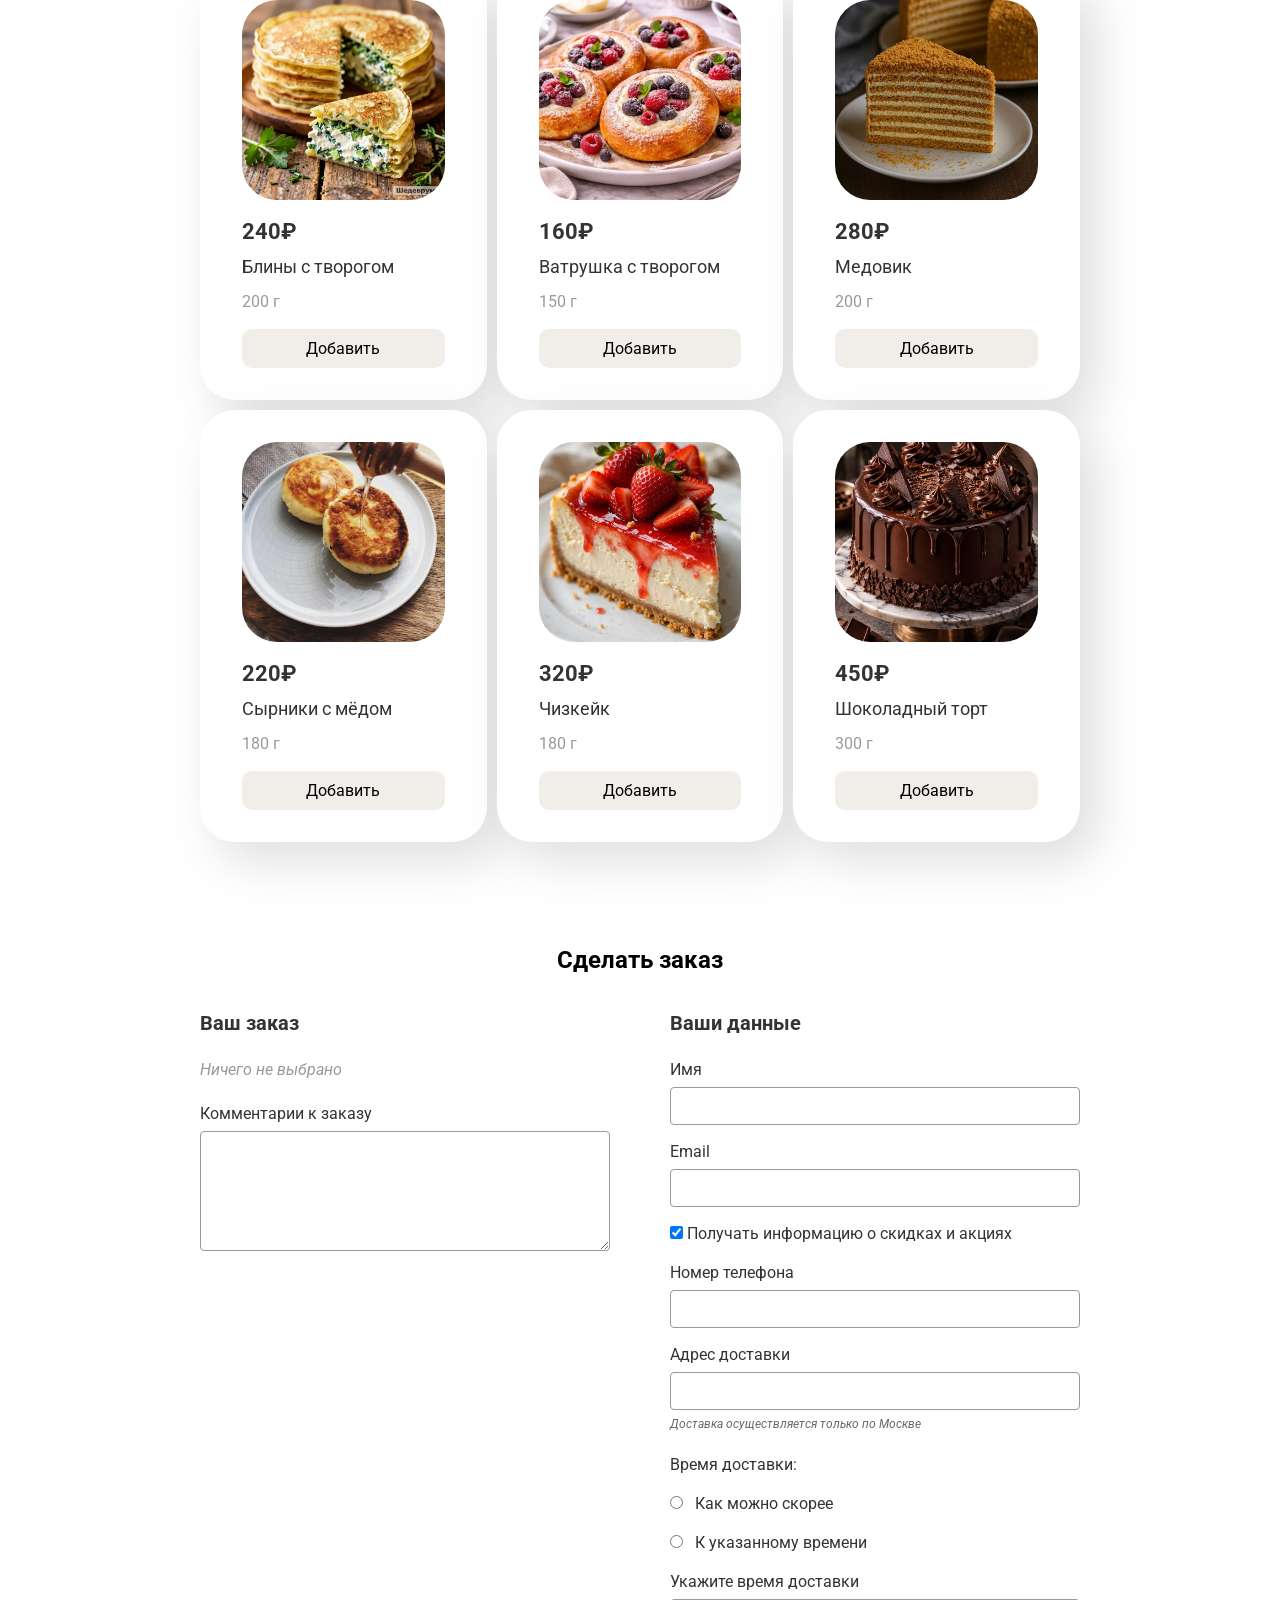
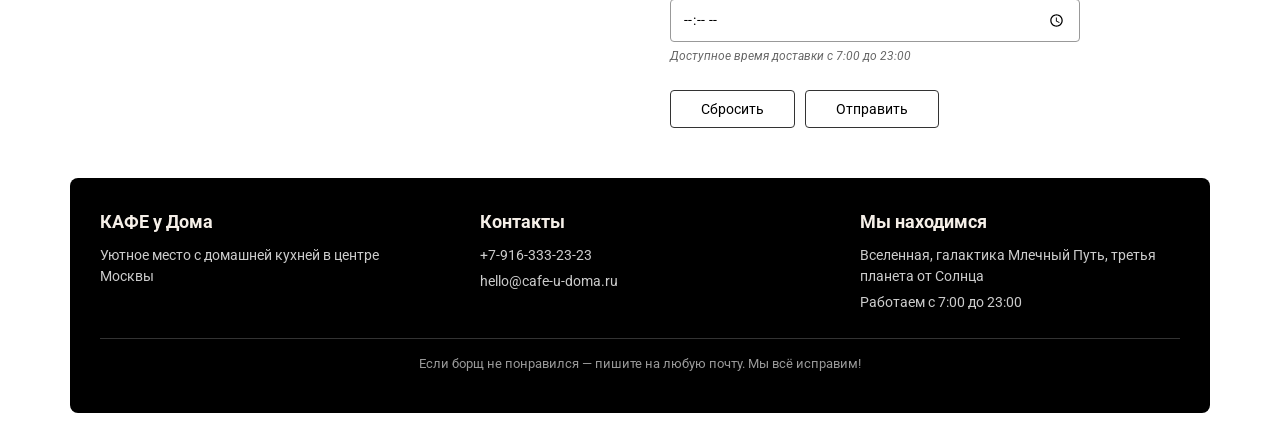
<file: LR5/menu.html>
<!DOCTYPE html>
<html lang="ru">
<head>
    <meta charset="UTF-8">
    <meta name="viewport" content="width=device-width, initial-scale=1.0">
    
    <link rel="preconnect" href="https://fonts.googleapis.com">
    <link rel="preconnect" href="https://fonts.gstatic.com" crossorigin>
    <link href="https://fonts.googleapis.com/css2?family=Roboto:wght@400;700&display=swap" rel="stylesheet">
    
    <link rel="stylesheet" href="style.css">
    <link rel="stylesheet" href="menu.css">
    
    <title>Собрать ланч — КАФЕ у Дома</title>
</head>
<body>

    <header>
        <h1>КАФЕ у Дома</h1>
        <nav>
            <ul>
                <li><a href="index.html">О нас</a></li>
                <li><a href="menu.html" class="active">Собрать ланч</a></li>
                <li><a href="index.html#contacts">Контакты</a></li>
            </ul>
        </nav>
    </header>

    <main>
        <section class="menu-section">
            <h2>Выберите суп</h2>
            <div class="filters">
                <button class="filter" data-kind="fish">Рыбный</button>
                <button class="filter" data-kind="meat">Мясной</button>
                <button class="filter" data-kind="veg">Вегетарианский</button>
            </div>
            <div class="dishes"></div>
        </section>

        <section class="menu-section">
            <h2>Выберите главное блюдо</h2>
            <div class="filters">
                <button class="filter" data-kind="fish">Рыбное</button>
                <button class="filter" data-kind="meat">Мясное</button>
                <button class="filter" data-kind="veg">Вегетарианское</button>
            </div>
            <div class="dishes"></div>
        </section>

        <section class="menu-section">
            <h2>Выберите салат или стартер</h2>
            <div class="filters">
                <button class="filter" data-kind="fish">Рыбный</button>
                <button class="filter" data-kind="meat">Мясной</button>
                <button class="filter" data-kind="veg">Вегетарианский</button>
            </div>
            <div class="dishes"></div>
        </section>

        <section class="menu-section">
            <h2>Выберите напиток</h2>
            <div class="filters">
                <button class="filter" data-kind="cold">Холодный</button>
                <button class="filter" data-kind="hot">Горячий</button>
            </div>
            <div class="dishes"></div>
        </section>

        <section class="menu-section">
            <h2>Выберите десерт</h2>
            <div class="filters">
                <button class="filter" data-kind="small">Маленькая порция</button>
                <button class="filter" data-kind="medium">Средняя порция</button>
                <button class="filter" data-kind="large">Большая порция</button>
            </div>
            <div class="dishes"></div>
        </section>

        <section class="order-form">
            <h2>Сделать заказ</h2>
            <form action="https://httpbin.org/post" method="post">
                <div class="form-columns">
                    <div class="form-block">
                        <h3>Ваш заказ</h3>

                        <div class="order-content"></div>
                        <div class="order-total"></div>

                        <label for="comment">Комментарии к заказу</label>
                        <textarea id="comment" name="comment"></textarea>
                    </div>

                    <div class="form-block">
                        <h3>Ваши данные</h3>

                        <label for="name">Имя</label>
                        <input type="text" id="name" name="name" required>

                        <label for="email">Email</label>
                        <input type="email" id="email" name="email" required>

                        <label class="checkbox-label">
                            <input type="checkbox" name="subscribe" checked>
                            Получать информацию о скидках и акциях
                        </label>

                        <label for="phone">Номер телефона</label>
                        <input type="tel" id="phone" name="phone" required>

                        <label for="address">Адрес доставки</label>
                        <input type="text" id="address" name="address" required>
                        <p class="hint">Доставка осуществляется только по Москве</p>

                        <p class="radio-title">Время доставки:</p>
                        <label class="radio-item">
                            <input type="radio" name="delivery-time" value="asap" required>
                            Как можно скорее
                        </label>
                        <label class="radio-item">
                            <input type="radio" name="delivery-time" value="at-time" required>
                            К указанному времени
                        </label>

                        <label for="time">Укажите время доставки</label>
                        <input type="time" id="time" name="time" min="07:00" max="23:00" step="300">
                        <p class="hint">Доступное время доставки с 7:00 до 23:00</p>

                        <div class="form-buttons">
                            <button type="reset">Сбросить</button>
                            <button type="submit">Отправить</button>
                        </div>
                    </div>
                </div>
            </form>
        </section>
    </main>

    <footer id="contacts">
        <div class="footer-content">
            <div class="footer-block">
                <h3>КАФЕ у Дома</h3>
                <p>Уютное место с домашней кухней в центре Москвы</p>
            </div>
            <div class="footer-block">
                <h3>Контакты</h3>
                <p>+7-916-333-23-23</p>
                <p>hello@cafe-u-doma.ru</p>
            </div>
            <div class="footer-block">
                <h3>Мы находимся</h3>
                <p>Вселенная, галактика Млечный Путь, третья планета от Солнца</p>
                <p>Работаем с 7:00 до 23:00</p>
            </div>
        </div>
        <p class="footer-bottom">Если борщ не понравился — пишите на любую почту. Мы всё исправим!</p>
    </footer>

    <script src="dishes.js"></script>
    <script src="script.js"></script>
</body>
</html>
</file>
<file: LR1/style.css>
* {
    box-sizing: border-box;
    margin: 0;
    padding: 0;
}


body {
    font-family: 'Roboto', sans-serif; 
    font-size: 16px;
    color: #333333;
    line-height: 1.5;
    padding: 20px; 
}


header {
    background-color: #f5efe8;
    padding: 20px;
    border-radius: 8px;
    margin-bottom: 30px;
}

h1 {
    font-size: 36px;
    color: #000000;
    margin-bottom: 20px;
}


nav ul {
    list-style: none; 
    display: flex; 
    gap: 20px; 
}


a {
    text-decoration: none; 
    font-family: 'Roboto', sans-serif;
    font-size: 18px;
    color: #000000; 
    transition: color 0.3s ease; 
}


a:hover {
    color: #ff5722; 
}


main {
    max-width: 900px; 
    margin-bottom: 40px;
}

section {
    margin-bottom: 40px; 
    padding: 10px;
}

h2 {
    font-size: 24px;
    color: #000000;
    margin-bottom: 15px;
    margin-top: 20px;
}


img {
    width: 100%; 
    max-width: 800px;
    height: auto; 
    border-radius: 8px; 
    margin-bottom: 15px;
}

p {
    margin-bottom: 10px;
}


ul {
    padding-left: 20px; 
}

ul li {
    margin-bottom: 8px;
}


table {
    width: 100%;
    border-collapse: collapse; 
    margin-top: 15px;
}

th, td {
    padding: 12px; 
    border: 1px solid #000000;
    text-align: center; 
}

th {
    font-weight: bold;
}

footer {
    background-color: black; 
    color: white; 
    padding: 20px;
    margin-top: 30px;
    border-radius: 8px;
}

footer p {
    margin: 0;
}

footer a {
    color: white;
}

footer a:hover {
    color: #ff5722;
}

.center-title {
    text-align: center;
}
</file>
<file: LR1/menu.css>
/* ===== Секции меню ===== */
.menu-section {
    margin-bottom: 60px;
}

/* Сетка блюд: 3 колонки через Grid */
.dishes {
    display: grid;
    grid-template-columns: 1fr 1fr 1fr;
    gap: 10px;
}

/* Карточка блюда: флекс-колонка, чтобы кнопки и вес были на одном уровне */
.dish {
    display: flex;
    flex-direction: column;
    padding: 30px 40px;
    border-radius: 35px;
    cursor: pointer;
    background-color: #ffffff;
    filter: drop-shadow(17px 19px 24px rgba(0, 0, 0, 0.13));
    border: 2px solid transparent;
    transition: border-color 0.3s ease;
}

/* При наведении — рамка tomato */
.dish:hover {
    border: 2px solid tomato;
}

/* Кнопка внутри карточки при наведении (контекстный селектор) */
.dish:hover button {
    background-color: #e5e0d8;
}

/* Картинка блюда */
.dish img {
    width: 100%;
    height: 200px;
    object-fit: cover;
    border-radius: 35px;
    margin-bottom: 15px;
}

/* Цена — крупнее */
.dish .price {
    font-size: 22px;
    font-weight: bold;
    margin-bottom: 5px;
}

/* Название — крупнее */
.dish .name {
    font-size: 18px;
    margin-bottom: 10px;
}

/* Вес/объём — серый, прижат к низу (margin-top: auto) */
.dish .weight {
    color: #999999;
    margin-top: auto;
    margin-bottom: 15px;
}

/* Кнопка «Добавить» */
.dish button {
    background-color: #f1eee9;
    padding: 10px 30px;
    border-radius: 10px;
    cursor: pointer;
    border: none;
    font-family: 'Roboto', sans-serif;
    font-size: 16px;
    transition: background-color 0.3s ease;
}

/* ===== Активная ссылка в меню ===== */
nav a.active {
    color: tomato;
}

/* ===== Адаптивность ===== */
/* Планшеты ≤800px */
@media (max-width: 800px) {
    .dishes {
        grid-template-columns: 1fr 1fr;
    }
    
    nav ul {
        justify-content: space-between;
    }
}

/* Мобильные ≤600px */
@media (max-width: 600px) {
    .dishes {
        grid-template-columns: 1fr;
    }
    
    h1 {
        text-align: center;
    }
    
    h2 {
        text-align: center;
    }
    
    nav ul {
        flex-direction: column;
        align-items: center;
    }
    
    nav a {
        font-size: 22px;
    }
}

header {
    background-color: #f5efe8;
    padding: 20px;
    border-radius: 8px;
    margin-bottom: 30px;
}
</file>
<file: LR3/style.css>
* {
    box-sizing: border-box;
    margin: 0;
    padding: 0;
}

body {
    font-family: 'Roboto', sans-serif;
    font-size: 16px;
    color: #333333;
    line-height: 1.5;
    max-width: 1200px;
    margin: 0 auto;
    padding: 20px 30px;
}

header {
    background-color: #f5efe8;
    padding: 20px;
    border-radius: 8px;
    margin-bottom: 30px;
}

h1 {
    font-size: 36px;
    color: #000000;
    margin-bottom: 20px;
}

nav ul {
    list-style: none;
    display: flex;
    gap: 20px;
}

a {
    text-decoration: none;
    font-family: 'Roboto', sans-serif;
    font-size: 18px;
    color: #000000;
    transition: color 0.3s ease;
}

a:hover {
    color: #ff5722;
}

main {
    margin-bottom: 40px;
}

section {
    max-width: 900px;
    margin: 0 auto 40px;
    padding: 10px;
}

h2 {
    font-size: 24px;
    color: #000000;
    margin-bottom: 15px;
    margin-top: 20px;
}

img {
    display: block;
    width: 100%;
    max-width: 800px;
    height: auto;
    border-radius: 8px;
    margin: 0 auto 15px;
}

p {
    margin-bottom: 10px;
}

ul {
    padding-left: 20px;
}

ul li {
    margin-bottom: 8px;
}

table {
    width: 100%;
    border-collapse: collapse;
    margin-top: 15px;
}

th, td {
    padding: 12px;
    border: 1px solid #000000;
    text-align: center;
}

th {
    font-weight: bold;
}

.center-title {
    text-align: center;
}

/* Подвал */
footer {
    background-color: black;
    color: white;
    padding: 30px;
    margin-top: 30px;
    border-radius: 8px;
}

.footer-content {
    display: flex;
    gap: 60px;
    flex-wrap: wrap;
    margin-bottom: 20px;
}

.footer-block {
    flex: 1;
    min-width: 200px;
}

.footer-block h3 {
    font-size: 18px;
    margin-bottom: 10px;
    color: #f5efe8;
}

.footer-block p {
    margin: 5px 0;
    font-size: 14px;
    color: #cccccc;
}

.footer-bottom {
    border-top: 1px solid #333333;
    padding-top: 15px;
    font-size: 13px;
    color: #999999;
    text-align: center;
}
</file>
<file: LR3/menu.css>
/* ===== Секции меню ===== */
.menu-section {
    margin-bottom: 60px;
}

/* Сетка блюд: 3 колонки через Grid */
.dishes {
    display: grid;
    grid-template-columns: 1fr 1fr 1fr;
    gap: 10px;
}

/* Карточка блюда */
.dish {
    display: flex;
    flex-direction: column;
    padding: 30px 40px;
    border-radius: 35px;
    cursor: pointer;
    background-color: #ffffff;
    filter: drop-shadow(17px 19px 24px rgba(0, 0, 0, 0.13));
    border: 2px solid transparent;
    transition: border-color 0.3s ease;
}

.dish:hover {
    border: 2px solid tomato;
}

.dish:hover button {
    background-color: #e5e0d8;
}

.dish img {
    width: 100%;
    height: 200px;
    object-fit: cover;
    border-radius: 35px;
    margin-bottom: 15px;
}

.dish .price {
    font-size: 22px;
    font-weight: bold;
    margin-bottom: 5px;
}

.dish .name {
    font-size: 18px;
    margin-bottom: 10px;
}

.dish .weight {
    color: #999999;
    margin-top: auto;
    margin-bottom: 15px;
}

.dish button {
    background-color: #f1eee9;
    padding: 10px 30px;
    border-radius: 10px;
    cursor: pointer;
    border: none;
    font-family: 'Roboto', sans-serif;
    font-size: 16px;
    transition: background-color 0.3s ease;
}

nav a.active {
    color: tomato;
}

/* ===== Форма заказа ===== */
.order-form {
    margin-top: 60px;
}

.order-form h2 {
    text-align: center;
    margin-bottom: 30px;
}

.form-columns {
    display: flex;
    gap: 60px;
}

.form-block {
    flex: 1;
}

.form-block h3 {
    font-size: 20px;
    margin-bottom: 20px;
}

.form-block label {
    display: block;
    margin-bottom: 5px;
    margin-top: 15px;
}

.form-block input[type="text"],
.form-block input[type="email"],
.form-block input[type="tel"],
.form-block input[type="time"],
.form-block select,
.form-block textarea {
    width: 100%;
    padding: 10px 12px;
    border: 1px solid #999999;
    border-radius: 4px;
    font-family: 'Roboto', sans-serif;
    font-size: 14px;
}

.form-block textarea {
    min-height: 120px;
    resize: vertical;
}

.hint {
    font-size: 12px;
    color: #666666;
    font-style: italic;
    margin-top: 5px;
}

.radio-title {
    margin-top: 20px;
    margin-bottom: 10px;
}

.radio-item {
    display: block;
    margin-bottom: 8px;
}

.radio-item input {
    margin-right: 8px;
}

.checkbox-label {
    display: flex;
    align-items: center;
    gap: 8px;
    margin-top: 15px;
}

.form-buttons {
    display: flex;
    gap: 10px;
    margin-top: 25px;
}

.form-buttons button {
    padding: 10px 30px;
    border: 1px solid #333333;
    background-color: #ffffff;
    cursor: pointer;
    font-family: 'Roboto', sans-serif;
    font-size: 14px;
    border-radius: 4px;
}

.form-buttons button:hover {
    background-color: #f1eee9;
}

header {
    background-color: #f5efe8;
    padding: 20px;
    border-radius: 8px;
    margin-bottom: 30px;
}

/* ===== Адаптивность ===== */
@media (max-width: 800px) {
    .dishes {
        grid-template-columns: 1fr 1fr;
    }

    nav ul {
        justify-content: space-between;
    }

    .form-columns {
        flex-direction: column;
        gap: 30px;
    }
}

@media (max-width: 600px) {
    .dishes {
        grid-template-columns: 1fr;
    }

    h1 {
        text-align: center;
    }

    h2 {
        text-align: center;
    }

    nav ul {
        flex-direction: column;
        align-items: center;
    }

    nav a {
        font-size: 22px;
    }
}
</file>
<file: LR4/style.css>
* {
    box-sizing: border-box;
    margin: 0;
    padding: 0;
}

body {
    font-family: 'Roboto', sans-serif;
    font-size: 16px;
    color: #333333;
    line-height: 1.5;
    max-width: 1200px;
    margin: 0 auto;
    padding: 20px 30px;
}

header {
    background-color: #f5efe8;
    padding: 20px;
    border-radius: 8px;
    margin-bottom: 30px;
}

h1 {
    font-size: 36px;
    color: #000000;
    margin-bottom: 20px;
}

nav ul {
    list-style: none;
    display: flex;
    gap: 20px;
}

a {
    text-decoration: none;
    font-family: 'Roboto', sans-serif;
    font-size: 18px;
    color: #000000;
    transition: color 0.3s ease;
}

a:hover {
    color: #ff5722;
}

main {
    margin-bottom: 40px;
}

section {
    max-width: 900px;
    margin: 0 auto 40px;
    padding: 10px;
}

h2 {
    font-size: 24px;
    color: #000000;
    margin-bottom: 15px;
    margin-top: 20px;
}

img {
    display: block;
    width: 100%;
    max-width: 800px;
    height: auto;
    border-radius: 8px;
    margin: 0 auto 15px;
}

p {
    margin-bottom: 10px;
}

ul {
    padding-left: 20px;
}

ul li {
    margin-bottom: 8px;
}

table {
    width: 100%;
    border-collapse: collapse;
    margin-top: 15px;
}

th, td {
    padding: 12px;
    border: 1px solid #000000;
    text-align: center;
}

th {
    font-weight: bold;
}

.center-title {
    text-align: center;
}

/* Подвал */
footer {
    background-color: black;
    color: white;
    padding: 30px;
    margin-top: 30px;
    border-radius: 8px;
}

.footer-content {
    display: flex;
    gap: 60px;
    flex-wrap: wrap;
    margin-bottom: 20px;
}

.footer-block {
    flex: 1;
    min-width: 200px;
}

.footer-block h3 {
    font-size: 18px;
    margin-bottom: 10px;
    color: #f5efe8;
}

.footer-block p {
    margin: 5px 0;
    font-size: 14px;
    color: #cccccc;
}

.footer-bottom {
    border-top: 1px solid #333333;
    padding-top: 15px;
    font-size: 13px;
    color: #999999;
    text-align: center;
}
</file>
<file: LR4/menu.css>
/* ===== Секции меню ===== */
.menu-section {
    margin-bottom: 60px;
}

/* Сетка блюд: 3 колонки через Grid */
.dishes {
    display: grid;
    grid-template-columns: 1fr 1fr 1fr;
    gap: 10px;
}

/* Карточка блюда */
.dish {
    display: flex;
    flex-direction: column;
    padding: 30px 40px;
    border-radius: 35px;
    cursor: pointer;
    background-color: #ffffff;
    filter: drop-shadow(17px 19px 24px rgba(0, 0, 0, 0.13));
    border: 2px solid transparent;
    transition: border-color 0.3s ease;
}

.dish:hover {
    border: 2px solid tomato;
}

.dish:hover button {
    background-color: #e5e0d8;
}

.dish img {
    width: 100%;
    height: 200px;
    object-fit: cover;
    border-radius: 35px;
    margin-bottom: 15px;
}

.dish .price {
    font-size: 22px;
    font-weight: bold;
    margin-bottom: 5px;
}

.dish .name {
    font-size: 18px;
    margin-bottom: 10px;
}

.dish .weight {
    color: #999999;
    margin-top: auto;
    margin-bottom: 15px;
}

.dish button {
    background-color: #f1eee9;
    padding: 10px 30px;
    border-radius: 10px;
    cursor: pointer;
    border: none;
    font-family: 'Roboto', sans-serif;
    font-size: 16px;
    transition: background-color 0.3s ease;
}

nav a.active {
    color: tomato;
}

/* ===== Форма заказа ===== */
.order-form {
    margin-top: 60px;
}

.order-form h2 {
    text-align: center;
    margin-bottom: 30px;
}

.form-columns {
    display: flex;
    gap: 60px;
}

.form-block {
    flex: 1;
}

.form-block h3 {
    font-size: 20px;
    margin-bottom: 20px;
}

.form-block label {
    display: block;
    margin-bottom: 5px;
    margin-top: 15px;
}

.form-block input[type="text"],
.form-block input[type="email"],
.form-block input[type="tel"],
.form-block input[type="time"],
.form-block select,
.form-block textarea {
    width: 100%;
    padding: 10px 12px;
    border: 1px solid #999999;
    border-radius: 4px;
    font-family: 'Roboto', sans-serif;
    font-size: 14px;
}

.form-block textarea {
    min-height: 120px;
    resize: vertical;
}

.hint {
    font-size: 12px;
    color: #666666;
    font-style: italic;
    margin-top: 5px;
}

.radio-title {
    margin-top: 20px;
    margin-bottom: 10px;
}

.radio-item {
    display: block;
    margin-bottom: 8px;
}

.radio-item input {
    margin-right: 8px;
}

.checkbox-label {
    display: flex;
    align-items: center;
    gap: 8px;
    margin-top: 15px;
}

.form-buttons {
    display: flex;
    gap: 10px;
    margin-top: 25px;
}

.form-buttons button {
    padding: 10px 30px;
    border: 1px solid #333333;
    background-color: #ffffff;
    cursor: pointer;
    font-family: 'Roboto', sans-serif;
    font-size: 14px;
    border-radius: 4px;
}

.form-buttons button:hover {
    background-color: #f1eee9;
}

/* ===== Блок "Ваш заказ" ===== */
.order-content {
    margin-bottom: 20px;
}

.order-category {
    margin-bottom: 20px;
}

.order-category h4 {
    font-size: 16px;
    font-weight: bold;
    margin-bottom: 5px;
}

.order-category p {
    margin: 0;
    font-size: 15px;
}

.empty {
    color: #999999;
    font-style: italic;
}

.not-chosen {
    color: #999999;
}

.order-total h4 {
    font-size: 16px;
    font-weight: bold;
    margin-bottom: 5px;
}

.total-price {
    font-size: 22px;
    font-weight: bold;
}

header {
    background-color: #f5efe8;
    padding: 20px;
    border-radius: 8px;
    margin-bottom: 30px;
}

/* ===== Адаптивность ===== */
@media (max-width: 800px) {
    .dishes {
        grid-template-columns: 1fr 1fr;
    }

    nav ul {
        justify-content: space-between;
    }

    .form-columns {
        flex-direction: column;
        gap: 30px;
    }
}

@media (max-width: 600px) {
    .dishes {
        grid-template-columns: 1fr;
    }

    h1 {
        text-align: center;
    }

    h2 {
        text-align: center;
    }

    nav ul {
        flex-direction: column;
        align-items: center;
    }

    nav a {
        font-size: 22px;
    }
}
</file>
<file: LR5/style.css>
* {
    box-sizing: border-box;
    margin: 0;
    padding: 0;
}

body {
    font-family: 'Roboto', sans-serif;
    font-size: 16px;
    color: #333333;
    line-height: 1.5;
    max-width: 1200px;
    margin: 0 auto;
    padding: 20px 30px;
}

header {
    background-color: #f5efe8;
    padding: 20px;
    border-radius: 8px;
    margin-bottom: 30px;
}

h1 {
    font-size: 36px;
    color: #000000;
    margin-bottom: 20px;
}

nav ul {
    list-style: none;
    display: flex;
    gap: 20px;
}

a {
    text-decoration: none;
    font-family: 'Roboto', sans-serif;
    font-size: 18px;
    color: #000000;
    transition: color 0.3s ease;
}

a:hover {
    color: #ff5722;
}

main {
    margin-bottom: 40px;
}

section {
    max-width: 900px;
    margin: 0 auto 40px;
    padding: 10px;
}

h2 {
    font-size: 24px;
    color: #000000;
    margin-bottom: 15px;
    margin-top: 20px;
}

img {
    display: block;
    width: 100%;
    max-width: 800px;
    height: auto;
    border-radius: 8px;
    margin: 0 auto 15px;
}

p {
    margin-bottom: 10px;
}

ul {
    padding-left: 20px;
}

ul li {
    margin-bottom: 8px;
}

table {
    width: 100%;
    border-collapse: collapse;
    margin-top: 15px;
}

th, td {
    padding: 12px;
    border: 1px solid #000000;
    text-align: center;
}

th {
    font-weight: bold;
}

.center-title {
    text-align: center;
}

/* Подвал */
footer {
    background-color: black;
    color: white;
    padding: 30px;
    margin-top: 30px;
    border-radius: 8px;
}

.footer-content {
    display: flex;
    gap: 60px;
    flex-wrap: wrap;
    margin-bottom: 20px;
}

.footer-block {
    flex: 1;
    min-width: 200px;
}

.footer-block h3 {
    font-size: 18px;
    margin-bottom: 10px;
    color: #f5efe8;
}

.footer-block p {
    margin: 5px 0;
    font-size: 14px;
    color: #cccccc;
}

.footer-bottom {
    border-top: 1px solid #333333;
    padding-top: 15px;
    font-size: 13px;
    color: #999999;
    text-align: center;
}
</file>
<file: LR5/menu.css>
/* ===== Секции меню ===== */
.menu-section {
    margin-bottom: 60px;
}

/* Сетка блюд: 3 колонки через Grid */
.dishes {
    display: grid;
    grid-template-columns: 1fr 1fr 1fr;
    gap: 10px;
}

/* Карточка блюда */
.dish {
    display: flex;
    flex-direction: column;
    padding: 30px 40px;
    border-radius: 35px;
    cursor: pointer;
    background-color: #ffffff;
    filter: drop-shadow(17px 19px 24px rgba(0, 0, 0, 0.13));
    border: 2px solid transparent;
    transition: border-color 0.3s ease;
}

.dish:hover {
    border: 2px solid tomato;
}

.dish:hover button {
    background-color: #e5e0d8;
}

.dish img {
    width: 100%;
    height: 200px;
    object-fit: cover;
    border-radius: 35px;
    margin-bottom: 15px;
}

.dish .price {
    font-size: 22px;
    font-weight: bold;
    margin-bottom: 5px;
}

.dish .name {
    font-size: 18px;
    margin-bottom: 10px;
}

.dish .weight {
    color: #999999;
    margin-top: auto;
    margin-bottom: 15px;
}

.dish button {
    background-color: #f1eee9;
    padding: 10px 30px;
    border-radius: 10px;
    cursor: pointer;
    border: none;
    font-family: 'Roboto', sans-serif;
    font-size: 16px;
    transition: background-color 0.3s ease;
}

nav a.active {
    color: tomato;
}

/* ===== Фильтры ===== */
.filters {
    display: flex;
    gap: 20px;
    margin-bottom: 25px;
    flex-wrap: wrap;
}

.filter {
    background: none;
    border: none;
    color: #555555;
    cursor: pointer;
    font-family: 'Roboto', sans-serif;
    font-size: 16px;
    font-weight: 600;
    padding: 6px 12px;
    border-radius: 6px;
    transition: background-color 0.3s ease, color 0.3s ease;
}

.filter:hover {
    background-color: #f1eee9;
}

.filter.active {
    background-color: #d4e6c8;
    color: #3f7d2a;
}

/* ===== Форма заказа ===== */
.order-form {
    margin-top: 60px;
}

.order-form h2 {
    text-align: center;
    margin-bottom: 30px;
}

.form-columns {
    display: flex;
    gap: 60px;
}

.form-block {
    flex: 1;
}

.form-block h3 {
    font-size: 20px;
    margin-bottom: 20px;
}

.form-block label {
    display: block;
    margin-bottom: 5px;
    margin-top: 15px;
}

.form-block input[type="text"],
.form-block input[type="email"],
.form-block input[type="tel"],
.form-block input[type="time"],
.form-block select,
.form-block textarea {
    width: 100%;
    padding: 10px 12px;
    border: 1px solid #999999;
    border-radius: 4px;
    font-family: 'Roboto', sans-serif;
    font-size: 14px;
}

.form-block textarea {
    min-height: 120px;
    resize: vertical;
}

.hint {
    font-size: 12px;
    color: #666666;
    font-style: italic;
    margin-top: 5px;
}

.radio-title {
    margin-top: 20px;
    margin-bottom: 10px;
}

.radio-item {
    display: block;
    margin-bottom: 8px;
}

.radio-item input {
    margin-right: 8px;
}

.checkbox-label {
    display: flex;
    align-items: center;
    gap: 8px;
    margin-top: 15px;
}

.form-buttons {
    display: flex;
    gap: 10px;
    margin-top: 25px;
}

.form-buttons button {
    padding: 10px 30px;
    border: 1px solid #333333;
    background-color: #ffffff;
    cursor: pointer;
    font-family: 'Roboto', sans-serif;
    font-size: 14px;
    border-radius: 4px;
}

.form-buttons button:hover {
    background-color: #f1eee9;
}

/* ===== Блок "Ваш заказ" ===== */
.order-content {
    margin-bottom: 20px;
}

.order-category {
    margin-bottom: 20px;
}

.order-category h4 {
    font-size: 16px;
    font-weight: bold;
    margin-bottom: 5px;
}

.order-category p {
    margin: 0;
    font-size: 15px;
}

.empty {
    color: #999999;
    font-style: italic;
}

.not-chosen {
    color: #999999;
}

.order-total h4 {
    font-size: 16px;
    font-weight: bold;
    margin-bottom: 5px;
}

.total-price {
    font-size: 22px;
    font-weight: bold;
}

header {
    background-color: #f5efe8;
    padding: 20px;
    border-radius: 8px;
    margin-bottom: 30px;
}

/* ===== Адаптивность ===== */
@media (max-width: 800px) {
    .dishes {
        grid-template-columns: 1fr 1fr;
    }

    nav ul {
        justify-content: space-between;
    }

    .form-columns {
        flex-direction: column;
        gap: 30px;
    }
}

@media (max-width: 600px) {
    .dishes {
        grid-template-columns: 1fr;
    }

    h1 {
        text-align: center;
    }

    h2 {
        text-align: center;
    }

    nav ul {
        flex-direction: column;
        align-items: center;
    }

    nav a {
        font-size: 22px;
    }
}
</file>
